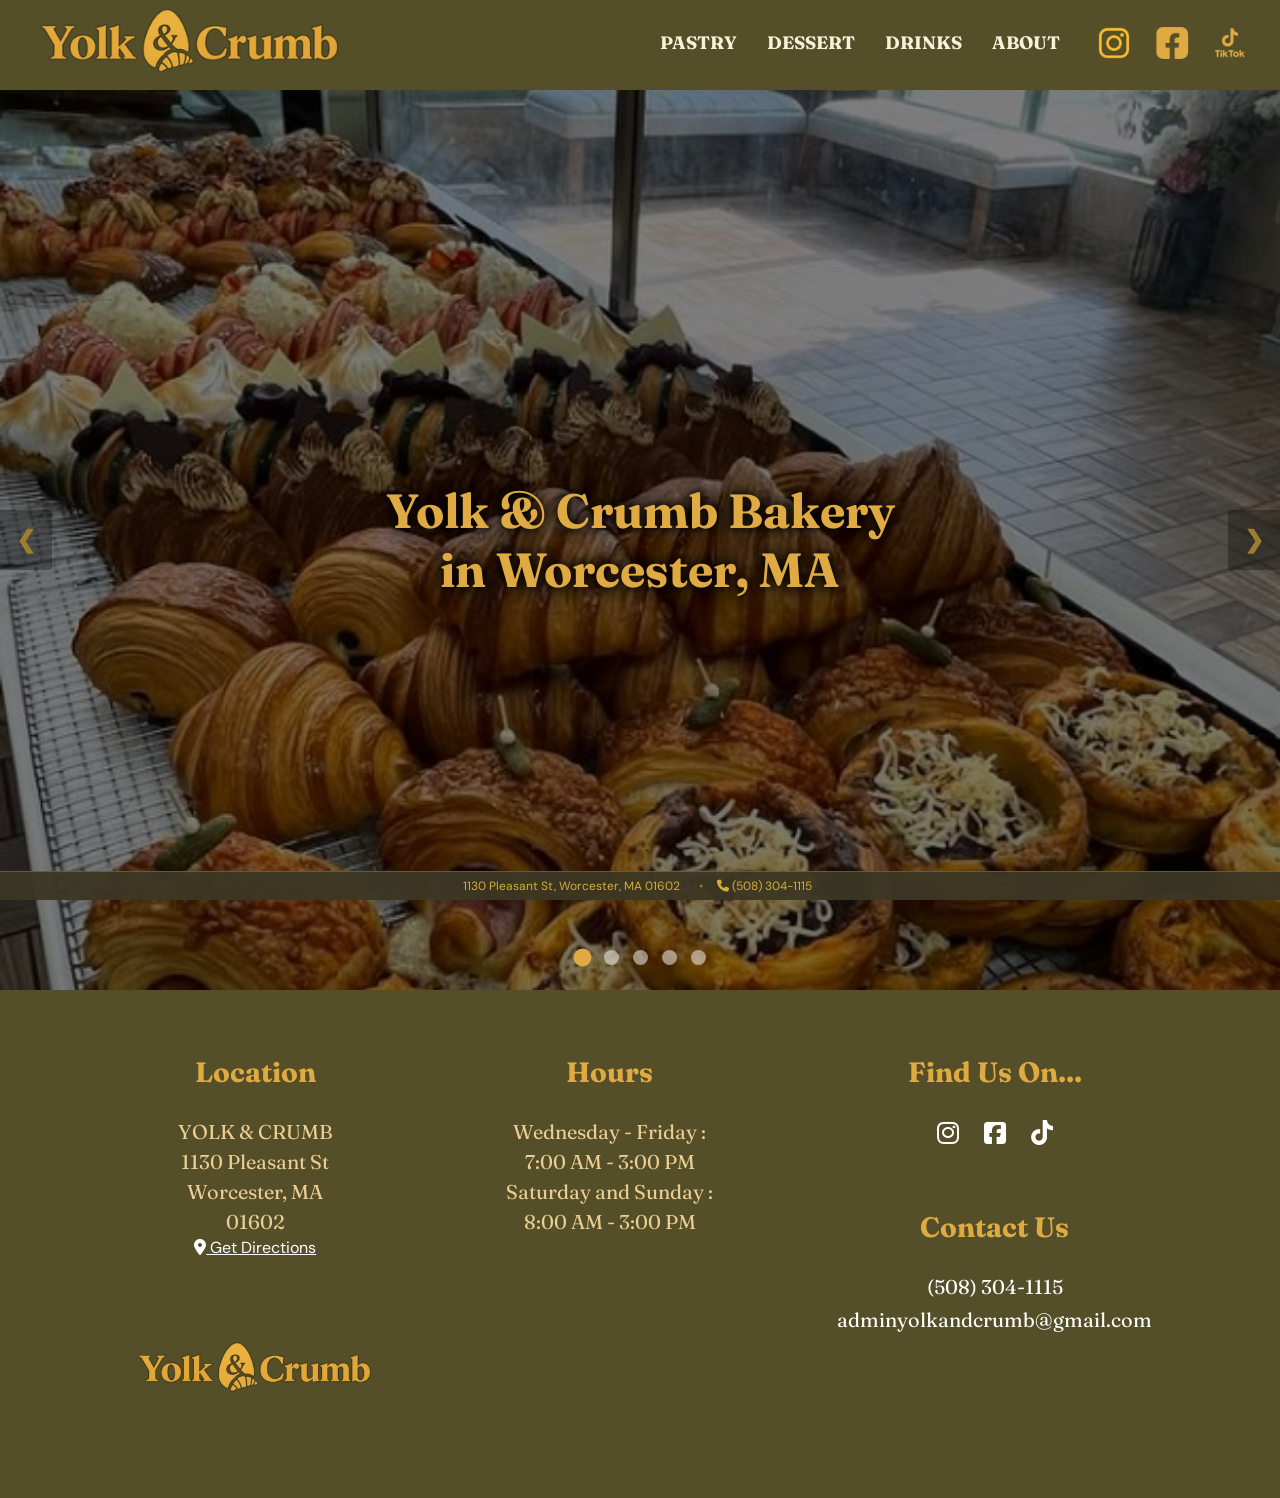
<file: index.html>
<!DOCTYPE html>
<html lang="en">
<head>
  <meta charset="UTF-8">
  <meta name="viewport" content="width=device-width, initial-scale=1.0">

 <!-- Primary SEO -->
<title>Yolk & Crumb | Official Bakery Website in Worcester, MA | Yolk and Crumb </title>

<meta name="description"
      content="Welcome to Yolk & Crumb, a local bakery at 1130 Pleasant St in Worcester, MA. Discover freshly baked pastries, desserts, cookies, and handcrafted coffee.">

<meta name="description"
      content="Welcome to Yolk and Crumb, a local bakery at 1130 Pleasant St in Worcester, MA. Discover freshly baked pastries, desserts, cookies, and handcrafted coffee.">

<meta name="description"
      content="Discover Yolk & Crumb, a bakery in Worcester, Massachusetts. Explore our pastries, desserts, cookies, and handcrafted drinks at 1130 Pleasant St, Worcester, MA.">

      <meta name="description"
      content="Discover Yolk and Crumb, a bakery in Worcester, Massachusetts. Explore our pastries, desserts, cookies, and handcrafted drinks at 1130 Pleasant St, Worcester, MA.">


<meta name="robots" content="index, follow">

<meta name="author" content="Yolk & Crumb">
<meta name="author" content="Yolk and Crumb">

<meta name="geo.region" content="US-MA">
<meta name="geo.placename" content="Worcester, Massachusetts">

<!-- Social Media SEO -->
<meta property="og:type" content="website">
<meta property="og:title"
      content="Yolk & Crumb | Bakery in Worcester, MA | Yolk and Crumb" >
<meta property="og:description"
      content="Explore pastries, desserts, and drinks at Yolk & Crumb in Worcester, Massachusetts.">

<meta property="og:description"
      content="Explore pastries, desserts, and drinks at Yolk and Crumb in Worcester, Massachusetts.">
<!-- Add your actual domain after it is live -->

<link rel="canonical" href="https://yolkandcrumbworcester.com/">
<meta property="og:url" content="https://yolkandcrumbworcester.com/">
<meta property="og:image" content="https://yolkandcrumbworcester.com/pictures/slice_001.jpg">



  <link rel="preconnect" href="https://fonts.googleapis.com">
  <link rel="preconnect" href="https://fonts.gstatic.com" crossorigin>
  <link
    href="https://fonts.googleapis.com/css2?family=Archivo+Black&family=DM+Sans:wght@400;500;700&display=swap"
    rel="stylesheet"
  >
 <link
  href="https://fonts.googleapis.com/css2?family=Fraunces:opsz,wght@9..144,400;9..144,500;9..144,600;9..144,700;9..144,800&display=swap"
  rel="stylesheet">
<!-- โหลด FontAwesome สำหรับไอคอนรูปโทรศัพท์ -->
    <link rel="stylesheet" href="https://cdnjs.cloudflare.com/ajax/libs/font-awesome/6.4.0/css/all.min.css">
  <link rel="stylesheet" href="style.css">



<script type="application/ld+json">
{
  "@context": "https://schema.org",
  "@type": "Bakery",
  "@id": "https://yolkandcrumbworcester.com/#bakery",
  "name": "Yolk & Crumb",
  "url": "https://yolkandcrumbworcester.com/",
  "image": "https://yolkandcrumbworcester.com/pictures/slice_001.jpg",
  "email": "adminyolkandcrumb@gmail.com",
  "description": "Bakery offering pastries, desserts, cookies, and drinks in Worcester, Massachusetts.",
  "servesCuisine": ["Bakery", "Pastries", "Coffee", "Desserts"],
  "priceRange": "$$",
  "address": {
    "@type": "PostalAddress",
    "streetAddress": "1130 Pleasant St",
    "addressLocality": "Worcester",
    "addressRegion": "MA",
    "postalCode": "01602",
    "addressCountry": "US"
  },
  "telephone": "+1-508-304-1115",
  "hasMap": "https://www.google.com/maps/search/?api=1&query=Yolk+and+Crumb+Worcester+MA",
  "openingHoursSpecification": [
    {
      "@type": "OpeningHoursSpecification",
      "dayOfWeek": ["Wednesday", "Thursday", "Friday"],
      "opens": "07:00",
      "closes": "15:00"
    },
    {
      "@type": "OpeningHoursSpecification",
      "dayOfWeek": ["Saturday", "Sunday"],
      "opens": "08:00",
      "closes": "15:00"
    }
  ],
  "sameAs": [
    "https://www.instagram.com/yolk_and_crumb",
    "https://www.facebook.com/p/Yolk-Crumb-61583239731599/",
    "https://www.tiktok.com/@yolkandcrumb"
  ]
}
</script>

</head>

<body>

<!-- Header -->
  <header class="site-header">

    <a href="index.html" class="logo">
      <img src="/pictures/logo_005.png" alt="yolk and crumb" class="logo-img">
    </a>

    <nav class="main-nav" id="mainNav">
      <a href="pastry.html" class="nav-link">PASTRY</a>
      <a href="dessert.html" class="nav-link">DESSERT</a>
      <a href="drinks.html" class="nav-link">DRINKS</a>
      <a href="about.html" class="nav-link">ABOUT</a>
    </nav>

    <!-- จัดกลุ่มไอคอนและปุ่มสามขีดให้อยู่ด้วยกันใน div นี้ -->
    <div class="mobile-header-right">
      <div class="header-icons">
        <a href="https://www.instagram.com/yolk_and_crumb?stkn=MXF0NWw0bGdmMWV0MA==" target="_blank">
          <img src="/pictures/logo_ig_h.png" alt="Picture Instagram" class="social-logo" style="width: 40px; height: auto; border-radius: 8px;">
        </a>
        <a href="https://www.facebook.com/p/Yolk-Crumb-61583239731599/" target="_blank">
          <img src="/pictures/logo_fb_h.png" alt="Picture Facebook" class="social-logo" style="width: 40px; height: auto; border-radius: 8px;">
        </a>
        <a href="https://www.tiktok.com/@yolkandcrumb?_r=1&_t=ZT-9Ao6pkmsSgX" target="_blank">
          <img src="/pictures/logo_tt_h.png" alt="Picture Tiktok" class="social-logo" style="width: 40px; height: auto; border-radius: 8px;">
        </a>
      </div>

      <!-- ปุ่มสามขีดสำหรับมือถือ -->
      <div class="menu-toggle" id="menuToggle" aria-label="Toggle Menu">
        <span class="bar"></span>
        <span class="bar"></span>
        <span class="bar"></span>
      </div>
    </div>
    
  </header>


  <!-- Hero -->
  <main>

    <section class="hero">

    <div class="slider-container">

 
<!-- สไลด์ภาพที่ 1 -->
<div class="my-slides fade">
  <img
    src="/pictures/slice_001.jpg"
    alt="Freshly baked pastries at Yolk and Crumb bakery in Worcester MA"
  >

  <h1 class="text-caption">
    Yolk & Crumb Bakery<br>
    in Worcester, MA
  </h1>
</div>

        <!-- สไลด์ภาพที่ 2 -->
        <div class="my-slides fade">
            <img src="/pictures/slice_002.jpg" alt="best bakery and dessert in Worcester , MA">
            <div class="text-caption">Golden, aromatic and baked to perfection</div>
        </div>

        <!-- สไลด์ภาพที่ 3 -->
        <div class="my-slides fade">
            <img src="/pictures/slice_003.jpg" alt="Freshly baked croissants at Yolk & Crumb">
            <div class="text-caption">Crunchy on the edges, chewy in the center—pure cookie bliss.</div>
        </div>

        <!-- สไลด์ภาพที่ 4 -->
        <div class="my-slides fade">
            <img src="/pictures/slice_004.jpg" alt="Homemade cookies at Yolk & Crumb Bakery">
            <div class="text-caption">Buttery crusts filled with rich, heavenly sweetness</div>
        </div>

        <!-- สไลด์ภาพที่ 5 -->
        <div class="my-slides fade">
            <img src="/pictures/slice-005.jpg" alt="Fresh pastries and desserts in Worcester MA">
            <div class="text-caption">Refreshingly smooth and crafted to perfection in every sip</div>
        </div>

        <!-- ปุ่มควบคุม ซ้าย/ขวา -->
        <button class="prev" onclick="plusSlides(-1)">&#10094;</button>
        <button class="next" onclick="plusSlides(1)">&#10095;</button>

        <!-- จุดวงกลมบอกตำแหน่งภาพ -->
        <div class="dot-container">
            <span class="dot" onclick="currentSlide(1)"></span>
            <span class="dot" onclick="currentSlide(2)"></span>
            <span class="dot" onclick="currentSlide(3)"></span>
            <span class="dot" onclick="currentSlide(4)"></span>
            <span class="dot" onclick="currentSlide(5)"></span>
        </div>
    </div>
    </section>

      <!-- =================================
         INFORMATION SECTION
    ================================== -->
    <section class="info-section">

      <div class="info-container">

        <!-- Location -->
        <div class="info-column location-column">

          <h2>Location</h2>

          <p>
            YOLK & CRUMB<br>
            1130 Pleasant St<br>
            Worcester, MA<br>
            01602
          </p>

            <a href="https://www.google.com/maps/place/Yolk+and+Crumb/@42.2783921,-71.8579001,17z/data=!3m1!4b1!4m6!3m5!1s0x89e405001bfab589:0xea1b079aadc19fd6!8m2!3d42.2783921!4d-71.8553252!16s%2Fg%2F11ml51kjbp?entry=ttu&g_ep=EgoyMDI2MDkzMC4wIKXMDSoASAFQAw%3D%3D" target="_blank">
            <i class="fa-solid fa-location-dot"></i>
            Get Directions
          </a>

          <img
            src="/pictures/logo_005.png"
            alt="Yolk and Crumb"
            class="info-logo"
          >

        </div>


        <!-- Hours -->
        <div class="info-column hours-column">

          <h2>Hours</h2>

          <p>
            Wednesday - Friday :<br>
            7:00 AM - 3:00 PM<br>
            Saturday and Sunday : <br>
            8:00 AM - 3:00 PM<br>
          </p>


        </div>
        <!-- Social + Contact -->
        <div class="info-column contact-column">
          <h2>Find Us On...</h2>
          <div class="info-social">
            <a href="https://www.instagram.com/yolk_and_crumb" target="_blank">
              <i class="fa-brands fa-instagram"></i>
            </a>
             <a href="https://www.facebook.com/p/Yolk-Crumb-61583239731599/" target="_blank">
              <i class="fa-brands fa-facebook-square"></i>
            </a>
                    <a href="https://www.tiktok.com/@yolkandcrumb?_r=1&_t=ZT-9Ao6pkmsSgX" target="_blank">
              <i class="fa-brands fa-tiktok"></i>
            </a>
          </div>
          <div class="contact-us">
            <h2>Contact Us</h2>
            <p>
              <a href="tel:5083041115">
                (508) 304-1115
              </a>
            </p>
            <p>
              <a href="mailto:adminyolkandcrumb@gmail.com">
                adminyolkandcrumb@gmail.com

              </a>
            </p>
          </div>
        </div>
      </div>
    </section>


  </main>


<!-- แถบข้อมูลด้านล่าง (Footer Bar) -->
    <footer class="bottom-bar">
        <div class="footer-content">
            <span class="address">
              <!-- ลิงก์ไป Google Maps -->
        <a href="https://www.google.com/maps/place/Yolk+and+Crumb/@42.2783921,-71.8579001,17z/data=!3m1!4b1!4m6!3m5!1s0x89e405001bfab589:0xea1b079aadc19fd6!8m2!3d42.2783921!4d-71.8553252!16s%2Fg%2F11ml51kjbp?entry=ttu&g_ep=EgoyMDI2MDkzMC4wIKXMDSoASAFQAw%3D%3D" target="_blank">
             1130 Pleasant St, Worcester, MA 01602
        </a></span>
            <span class="separator">•</span>
            <span class="phone">
                <i class="fa-solid fa-phone"></i> <!-- ลิงก์โทรออก -->
        <a href="tel:5083041115">
             (508) 304-1115
        </a>
            </span>
        </div>
    </footer>




  <!-- เชื่อมโยงไฟล์ JavaScript External -->
    <script src="script.js"></script>
</body>

</html>
</file>
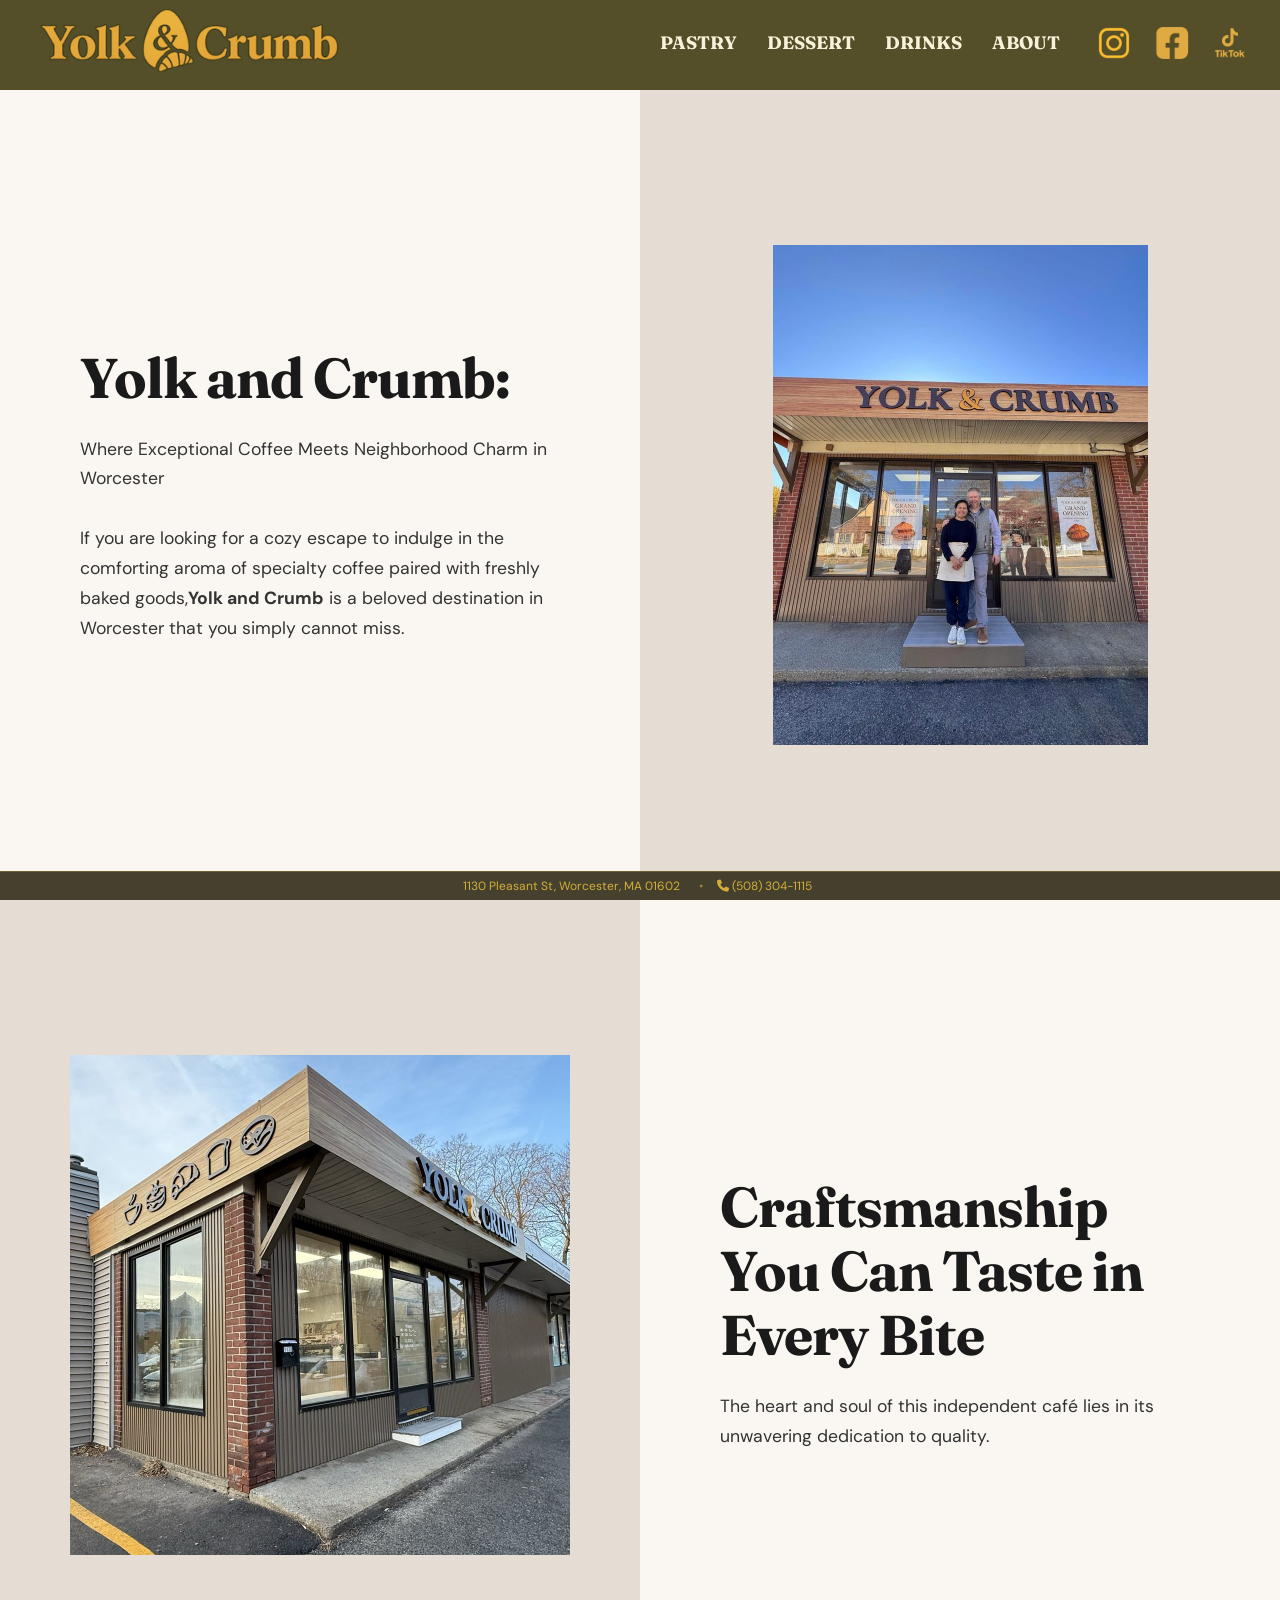
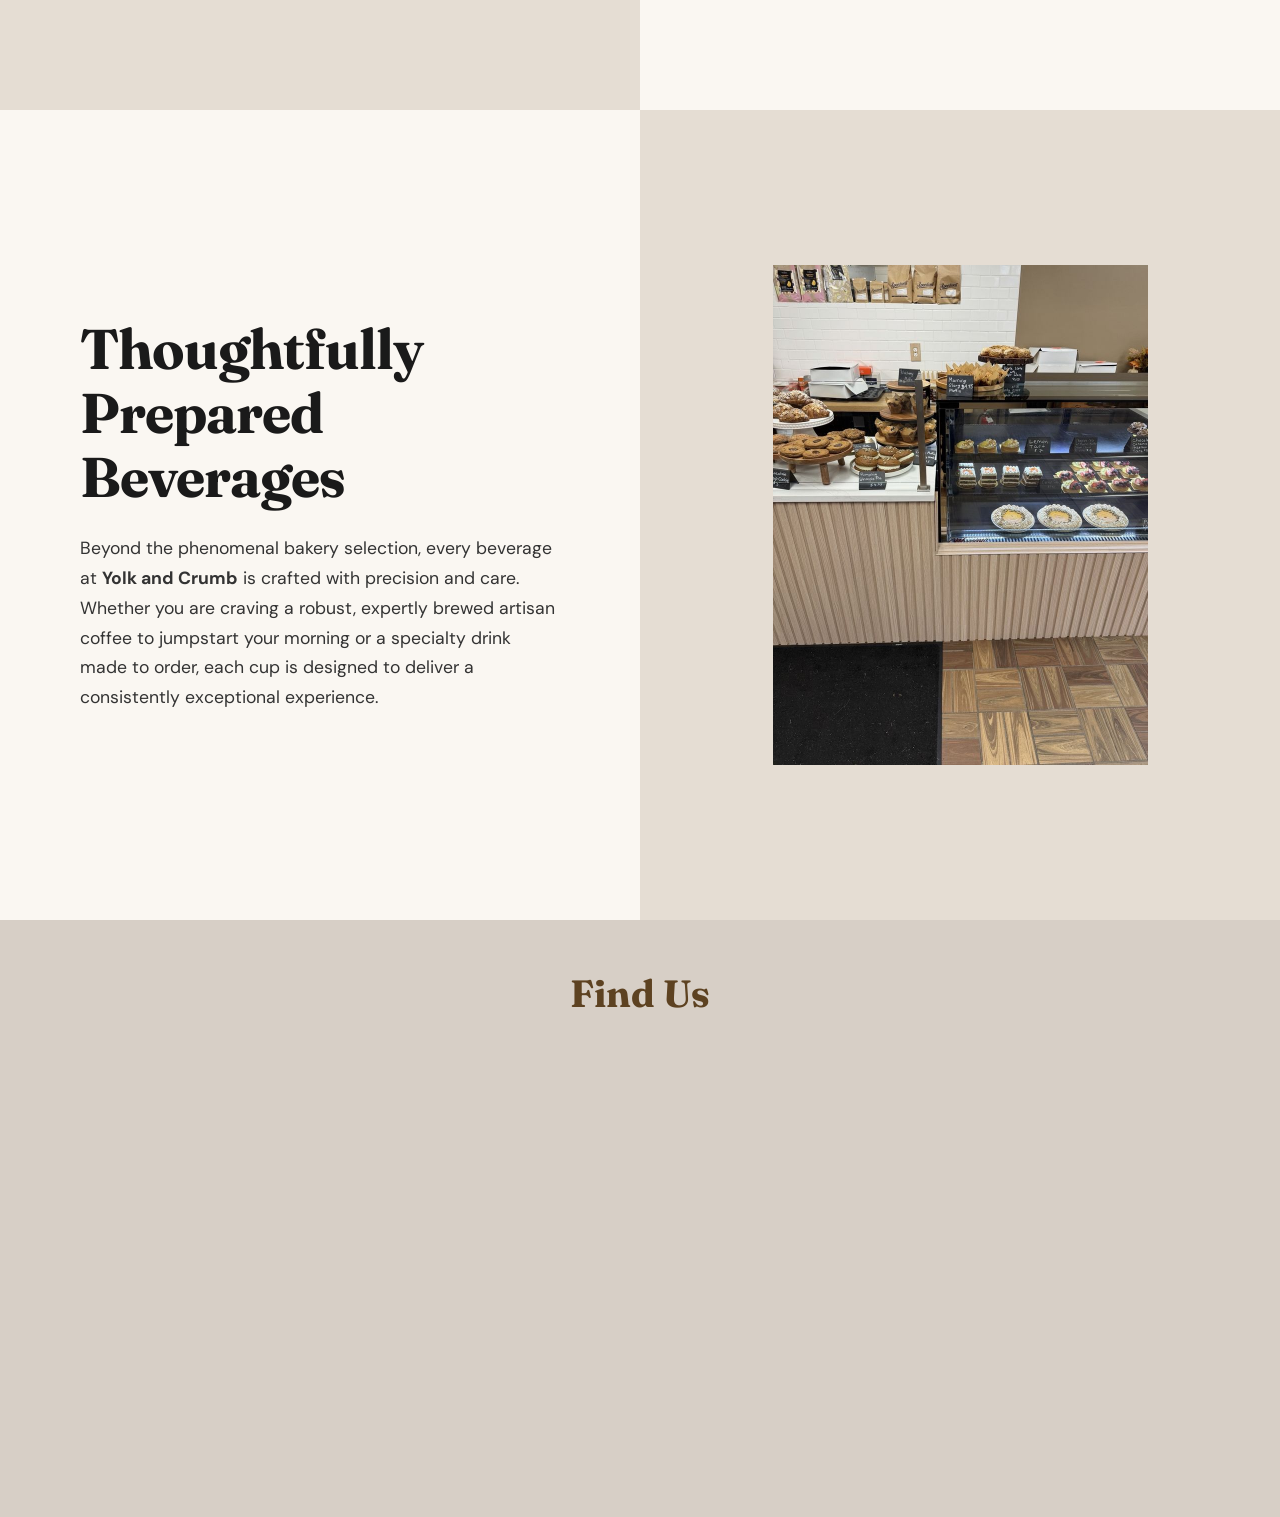
<file: about.html>
<!DOCTYPE html>
<html lang="en">
<head>
  <meta charset="UTF-8">
  <meta name="viewport" content="width=device-width, initial-scale=1.0">

 <!-- Primary SEO -->
<title>About Yolk & Crumb Bakery in Worcester, MA</title>

<meta name="description"
      content="Discover Yolk & Crumb, a bakery in Worcester, Massachusetts. Explore our pastries, desserts, cookies, and handcrafted drinks at 1130 Pleasant St, Worcester, MA.">

<meta name="robots" content="index, follow">

<meta name="author" content="Yolk & Crumb">

<meta name="geo.region" content="US-MA">
<meta name="geo.placename" content="Worcester, Massachusetts">

<!-- Social Media SEO -->
<meta property="og:type" content="website">
<meta property="og:title"
      content="Yolk & Crumb | Bakery in Worcester, MA">
<meta property="og:description"
      content="Explore pastries, desserts, and drinks at Yolk & Crumb in Worcester, Massachusetts.">

<!-- Add your actual domain after it is live -->

<link rel="canonical" href="https://yolkandcrumbworcester.com/">
<meta property="og:url" content="https://yolkandcrumbworcester.com/">
<meta property="og:image" content="https://yolkandcrumbworcester.com/pictures/slice_001.jpg">



  <link rel="preconnect" href="https://fonts.googleapis.com">
  <link rel="preconnect" href="https://fonts.gstatic.com" crossorigin>
  <link
    href="https://fonts.googleapis.com/css2?family=Archivo+Black&family=DM+Sans:wght@400;500;700&display=swap"
    rel="stylesheet"
  >
 <link
  href="https://fonts.googleapis.com/css2?family=Fraunces:opsz,wght@9..144,400;9..144,500;9..144,600;9..144,700;9..144,800&display=swap"
  rel="stylesheet">
<!-- โหลด FontAwesome สำหรับไอคอนรูปโทรศัพท์ -->
    <link rel="stylesheet" href="https://cdnjs.cloudflare.com/ajax/libs/font-awesome/6.4.0/css/all.min.css">
  <link rel="stylesheet" href="style.css">




<script type="application/ld+json">
{
 "@context": "https://schema.org",
"@type": "Bakery",
"@id": "https://yolkandcrumbworcester.com/#bakery",
"name": "Yolk & Crumb",
"url": "https://yolkandcrumbworcester.com/",
"image": "https://yolkandcrumbworcester.com/pictures/slice_001.jpg",
"email": "adminyolkandcrumb@gmail.com",
  "description": "Bakery offering pastries, desserts, cookies, and drinks in Worcester, Massachusetts.",
  "address": {
    "@type": "PostalAddress",
    "streetAddress": "1130 Pleasant St",
    "addressLocality": "Worcester",
    "addressRegion": "MA",
    "postalCode": "01602",
    "addressCountry": "US"
  },
  "telephone": "+1-508-304-1115",
  "hasMap": "https://www.google.com/maps/search/?api=1&query=Yolk+and+Crumb+Worcester+MA",
  "openingHoursSpecification": [
    {
      "@type": "OpeningHoursSpecification",
      "dayOfWeek": [
        "Wednesday",
        "Thursday",
        "Friday"
      ],
      "opens": "07:00",
      "closes": "15:00"
    },
    {
      "@type": "OpeningHoursSpecification",
      "dayOfWeek": [
        "Saturday",
        "Sunday"
      ],
      "opens": "08:00",
      "closes": "15:00"
    }
  ],
  "sameAs": [
    "https://www.instagram.com/yolk_and_crumb",
    "https://www.facebook.com/p/Yolk-Crumb-61583239731599/"
  ]
}
</script>

</head>

<body>

<!-- Header -->
  <header class="site-header">

    <a href="index.html" class="logo">
      <img src="/pictures/logo_005.png" alt="yolk and crumb" class="logo-img">
    </a>

    <nav class="main-nav" id="mainNav">
      <a href="pastry.html" class="nav-link">PASTRY</a>
      <a href="dessert.html" class="nav-link">DESSERT</a>
      <a href="drinks.html" class="nav-link">DRINKS</a>
      <a href="about.html" class="nav-link">ABOUT</a>
    </nav>

    <!-- จัดกลุ่มไอคอนและปุ่มสามขีดให้อยู่ด้วยกันใน div นี้ -->
    <div class="mobile-header-right">
      <div class="header-icons">
        <a href="https://www.instagram.com/yolk_and_crumb?stkn=MXF0NWw0bGdmMWV0MA==" target="_blank">
          <img src="/pictures/logo_ig_h.png" alt="Picture Instagram" class="social-logo" style="width: 40px; height: auto; border-radius: 8px;">
        </a>
        <a href="https://www.facebook.com/p/Yolk-Crumb-61583239731599/" target="_blank">
          <img src="/pictures/logo_fb_h.png" alt="Picture Facebook" class="social-logo" style="width: 40px; height: auto; border-radius: 8px;">
        </a>
        <a href="https://www.tiktok.com/@yolkandcrumb?_r=1&_t=ZT-9Ao6pkmsSgX" target="_blank">
          <img src="/pictures/logo_tt_h.png" alt="Picture Tiktok" class="social-logo" style="width: 40px; height: auto; border-radius: 8px;">
        </a>
      </div>

      <!-- ปุ่มสามขีดสำหรับมือถือ -->
      <div class="menu-toggle" id="menuToggle" aria-label="Toggle Menu">
        <span class="bar"></span>
        <span class="bar"></span>
        <span class="bar"></span>
      </div>
    </div>
    
  </header>

<!-- Hero / Main Content -->
  <main>

<!-- ส่วนที่ 1: Nice to meet you (ตามภาพแรก เมื่อเปิดเข้าหน้าเว็บ) -->
    <section class="about-section">
        <!-- ฝั่งซ้าย: ข้อความแนะนำตัว -->
        <div class="about-content-box">
            <h1>Yolk and Crumb:</h1>
            <p>
            Where Exceptional Coffee Meets Neighborhood Charm in Worcester <br><br>
If you are looking for a cozy escape to indulge in the comforting aroma of specialty coffee paired with freshly baked goods,<b>Yolk and Crumb</b>  is a beloved destination in Worcester that you simply cannot miss.
            </p>
        </div>

        <!-- ฝั่งขวา: รูปภาพชนแก้ว -->
        <div class="about-image-box">
            <img src="/pictures/about_001.jpg" alt="about">
        </div>
    </section>

    <!-- ส่วนที่ 2: The Problem (ตามภาพที่สอง เมื่อเลื่อนหน้าจอขึ้นมา) -->
   <section class="about-section">

    <div class="about-image-box">
        <img src="/pictures/about_002.jpg" alt="Yolk and Crumb pastry">
    </div>

    <div class="about-content-box">
        <div class="section-tag"></div>

        <h2>Craftsmanship You Can Taste in Every Bite</h2>

        <p>
            The heart and soul of this independent café lies in its
            unwavering dedication to quality.
        </p>
    </div>

</section>
<!-- ส่วนที่ 3: -->
    <section class="about-section">
        <!-- ฝั่งซ้าย: ข้อความแนะนำตัว -->
        <div class="about-content-box">
            <h1>Thoughtfully Prepared Beverages</h1>
            <p>
           Beyond the phenomenal bakery selection, every beverage at <b> Yolk and Crumb</b> is crafted with precision and care. Whether you are craving a robust, expertly brewed artisan coffee to jumpstart your morning or a specialty drink made to order, each cup is designed to deliver a consistently exceptional experience.
            </p>
        </div>

        <!-- ฝั่งขวา: รูปภาพชนแก้ว -->
        <div class="about-image-box">
            <img src="/pictures/about_003.jpg" alt="Two people toasting with drinks">
        </div>
   
        
    </section>

<section class="map-section">

  <h2>Find Us</h2>

  <div class="map-container">
    <iframe
      src="https://www.google.com/maps?q=1130%20Pleasant%20St%2C%20Worcester%2C%20MA%2001602&output=embed"
      width="100%"
      height="400"
      style="border:0;"
      allowfullscreen=""
      loading="lazy"
      referrerpolicy="no-referrer-when-downgrade">
    </iframe>
  </div>

</section>
  </main>
 







  
<!-- แถบข้อมูลด้านล่าง (Footer Bar) -->
    <footer class="bottom-bar">
        <div class="footer-content">
            <span class="address">
              <!-- ลิงก์ไป Google Maps -->
        <a href="https://www.google.com/maps/place/Yolk+and+Crumb/@42.2783921,-71.8579001,17z/data=!3m1!4b1!4m6!3m5!1s0x89e405001bfab589:0xea1b079aadc19fd6!8m2!3d42.2783921!4d-71.8553252!16s%2Fg%2F11ml51kjbp?entry=ttu&g_ep=EgoyMDI2MDkzMC4wIKXMDSoASAFQAw%3D%3D" target="_blank">
             1130 Pleasant St, Worcester, MA 01602
        </a></span>
            <span class="separator">•</span>
            <span class="phone">
                <i class="fa-solid fa-phone"></i> <!-- ลิงก์โทรออก -->
        <a href="tel:5083041115">
             (508) 304-1115
        </a>
            </span>
        </div>
    </footer>

  <!-- เชื่อมโยงไฟล์ JavaScript External -->
    <script src="script.js"></script>
</body>

</html>
</file>
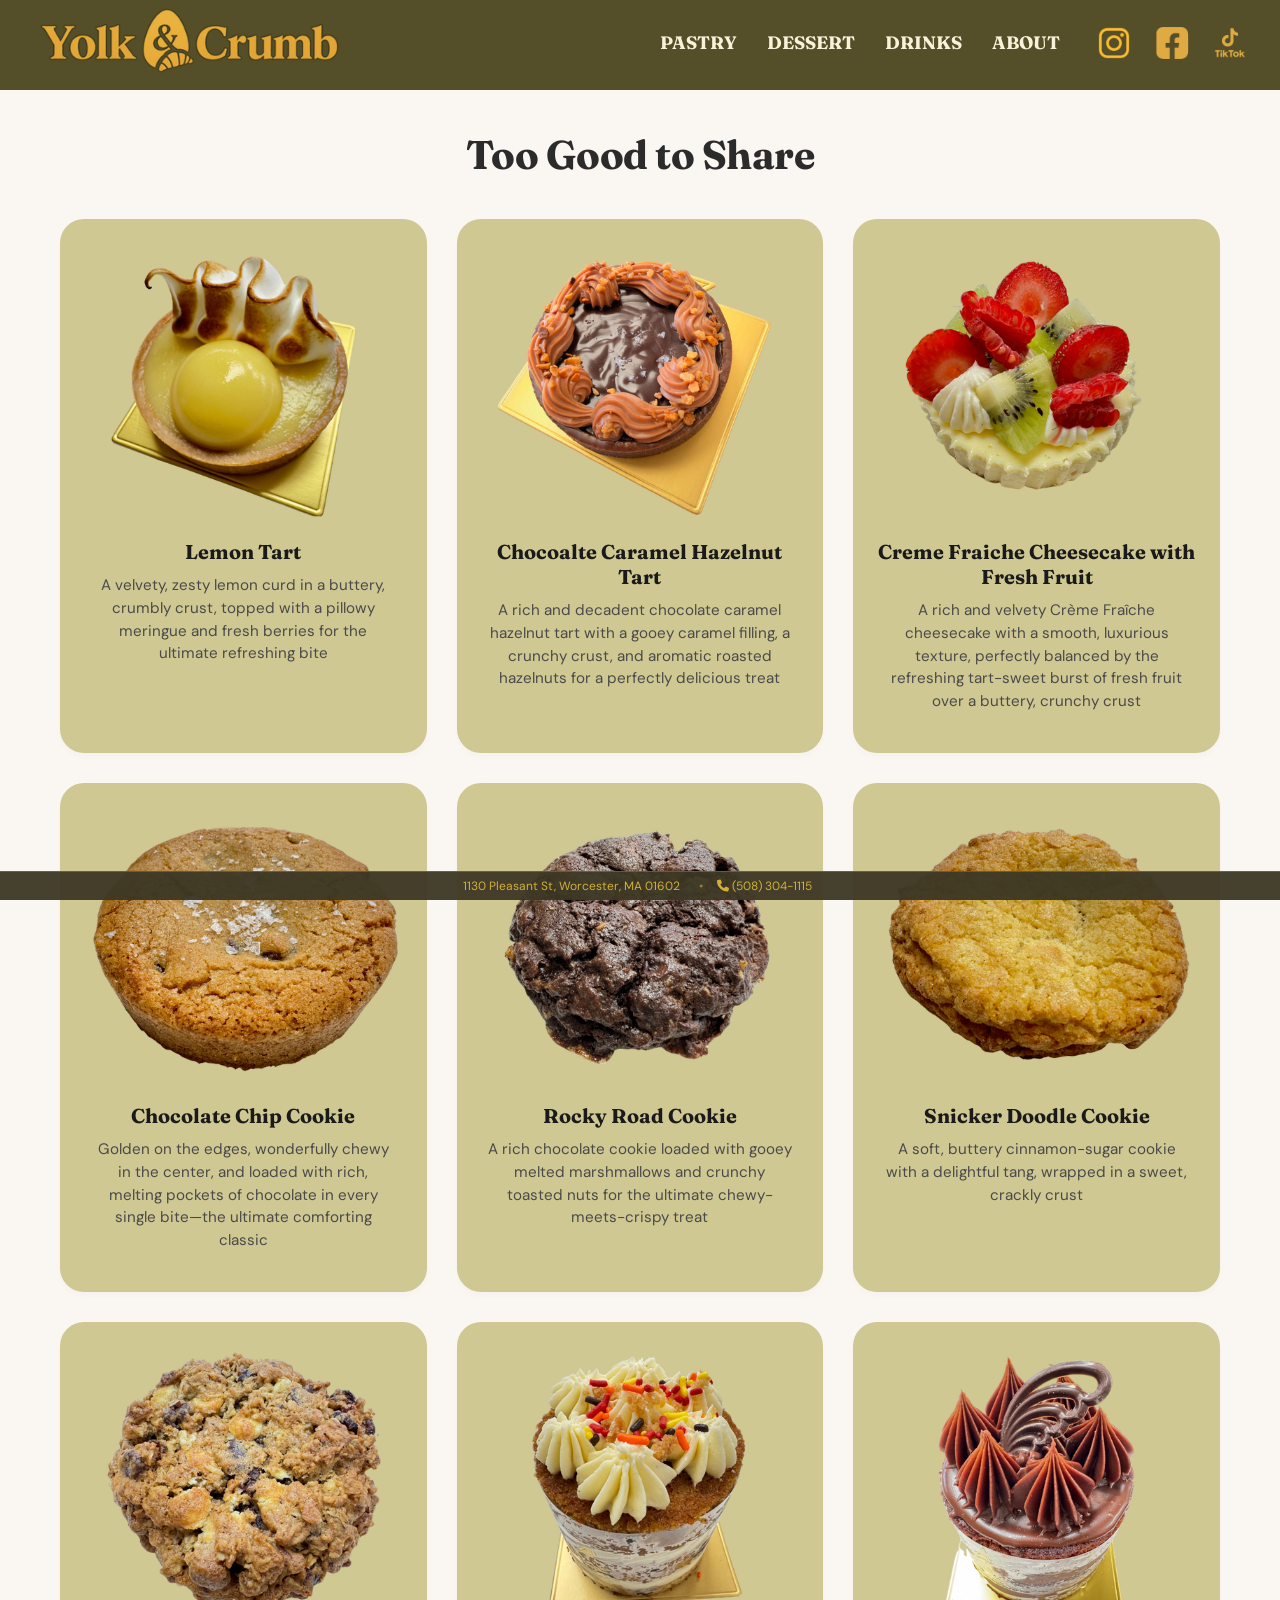
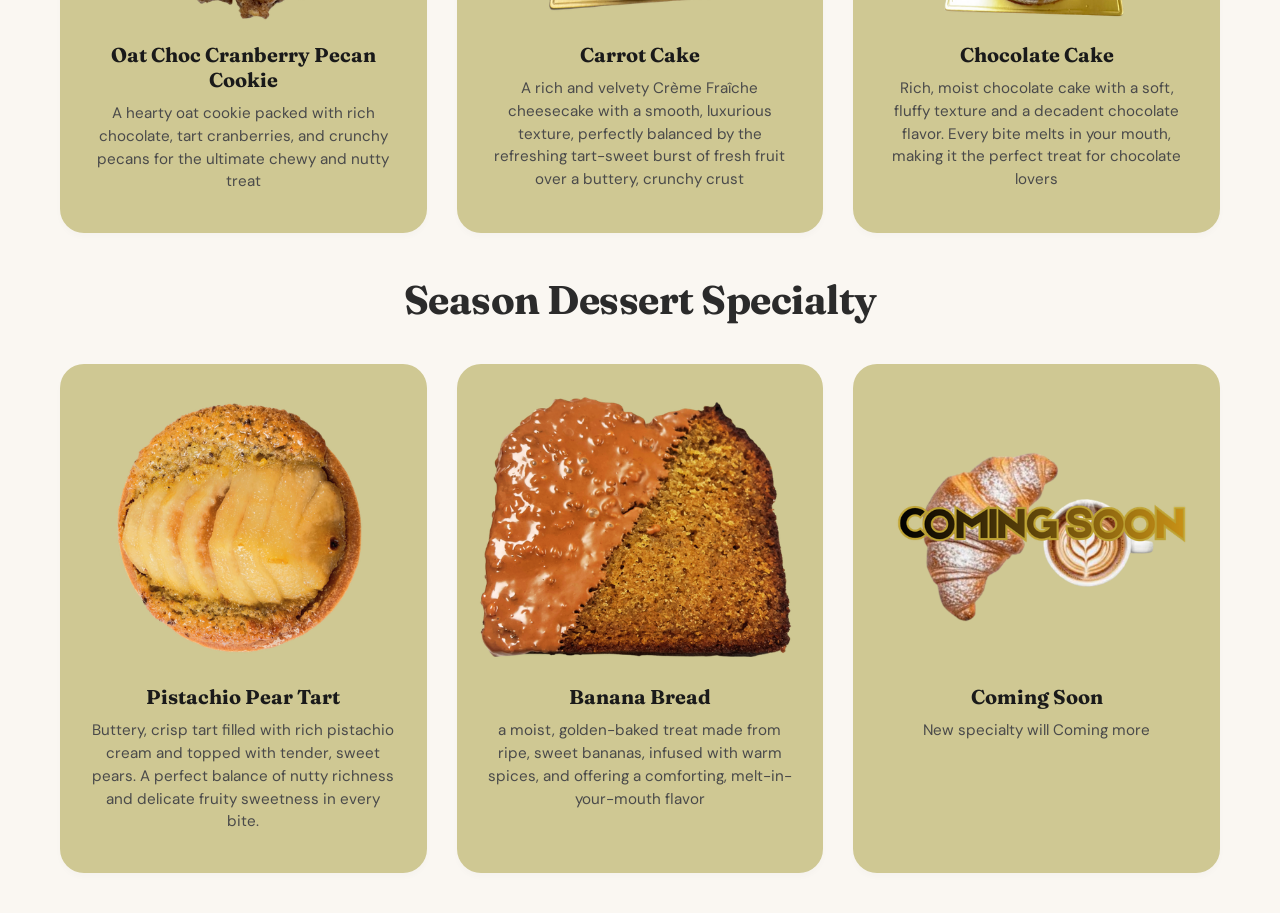
<file: dessert.html>
<!DOCTYPE html>
<html lang="en">
<head>
  <meta charset="UTF-8">
  <meta name="viewport" content="width=device-width, initial-scale=1.0">

 <!-- Primary SEO -->
<title>Desserts & Cookies in Worcester, MA | Yolk & Crumb</title>

<meta name="description"
      content="Discover Yolk & Crumb, a bakery in Worcester, Massachusetts. Explore our pastries, desserts, cookies, and handcrafted drinks at 1130 Pleasant St, Worcester, MA.">

<meta name="robots" content="index, follow">

<meta name="author" content="Yolk & Crumb">

<meta name="geo.region" content="US-MA">
<meta name="geo.placename" content="Worcester, Massachusetts">

<!-- Social Media SEO -->
<meta property="og:type" content="website">
<meta property="og:title"
      content="Yolk & Crumb | Bakery in Worcester, MA">
<meta property="og:description"
      content="Explore pastries, desserts, and drinks at Yolk & Crumb in Worcester, Massachusetts.">

<!-- Add your actual domain after it is live -->

<link rel="canonical" href="https://yolkandcrumbworcester.com/">
<meta property="og:url" content="https://yolkandcrumbworcester.com/">
<meta property="og:image" content="https://yolkandcrumbworcester.com/pictures/slice_001.jpg">



  <link rel="preconnect" href="https://fonts.googleapis.com">
  <link rel="preconnect" href="https://fonts.gstatic.com" crossorigin>
  <link
    href="https://fonts.googleapis.com/css2?family=Archivo+Black&family=DM+Sans:wght@400;500;700&display=swap"
    rel="stylesheet"
  >
 <link
  href="https://fonts.googleapis.com/css2?family=Fraunces:opsz,wght@9..144,400;9..144,500;9..144,600;9..144,700;9..144,800&display=swap"
  rel="stylesheet">
<!-- โหลด FontAwesome สำหรับไอคอนรูปโทรศัพท์ -->
    <link rel="stylesheet" href="https://cdnjs.cloudflare.com/ajax/libs/font-awesome/6.4.0/css/all.min.css">
  <link rel="stylesheet" href="style.css">




<script type="application/ld+json">
{
 "@context": "https://schema.org",
"@type": "Bakery",
"@id": "https://yolkandcrumbworcester.com/#bakery",
"name": "Yolk & Crumb",
"url": "https://yolkandcrumbworcester.com/",
"image": "https://yolkandcrumbworcester.com/pictures/slice_001.jpg",
"email": "adminyolkandcrumb@gmail.com",
  "description": "Bakery offering pastries, desserts, cookies, and drinks in Worcester, Massachusetts.",
  "address": {
    "@type": "PostalAddress",
    "streetAddress": "1130 Pleasant St",
    "addressLocality": "Worcester",
    "addressRegion": "MA",
    "postalCode": "01602",
    "addressCountry": "US"
  },
  "telephone": "+1-508-304-1115",
  "hasMap": "https://www.google.com/maps/search/?api=1&query=Yolk+and+Crumb+Worcester+MA",
  "openingHoursSpecification": [
    {
      "@type": "OpeningHoursSpecification",
      "dayOfWeek": [
        "Wednesday",
        "Thursday",
        "Friday"
      ],
      "opens": "07:00",
      "closes": "15:00"
    },
    {
      "@type": "OpeningHoursSpecification",
      "dayOfWeek": [
        "Saturday",
        "Sunday"
      ],
      "opens": "08:00",
      "closes": "15:00"
    }
  ],
  "sameAs": [
    "https://www.instagram.com/yolk_and_crumb",
    "https://www.facebook.com/p/Yolk-Crumb-61583239731599/"
  ]
}
</script>

</head>

<body>

<!-- Header -->
  <header class="site-header">

    <a href="index.html" class="logo">
      <img src="/pictures/logo_005.png" alt="yolk and crumb" class="logo-img">
    </a>

    <nav class="main-nav" id="mainNav">
      <a href="pastry.html" class="nav-link">PASTRY</a>
      <a href="dessert.html" class="nav-link">DESSERT</a>
      <a href="drinks.html" class="nav-link">DRINKS</a>
      <a href="about.html" class="nav-link">ABOUT</a>
    </nav>

    <!-- จัดกลุ่มไอคอนและปุ่มสามขีดให้อยู่ด้วยกันใน div นี้ -->
    <div class="mobile-header-right">
      <div class="header-icons">
        <a href="https://www.instagram.com/yolk_and_crumb?stkn=MXF0NWw0bGdmMWV0MA==" target="_blank">
          <img src="/pictures/logo_ig_h.png" alt="Picture Instagram" class="social-logo" style="width: 40px; height: auto; border-radius: 8px;">
        </a>
        <a href="https://www.facebook.com/p/Yolk-Crumb-61583239731599/" target="_blank">
          <img src="/pictures/logo_fb_h.png" alt="Picture Facebook" class="social-logo" style="width: 40px; height: auto; border-radius: 8px;">
        </a>
        <a href="https://www.tiktok.com/@yolkandcrumb?_r=1&_t=ZT-9Ao6pkmsSgX" target="_blank">
          <img src="/pictures/logo_tt_h.png" alt="Picture Tiktok" class="social-logo" style="width: 40px; height: auto; border-radius: 8px;">
        </a>
      </div>

      <!-- ปุ่มสามขีดสำหรับมือถือ -->
      <div class="menu-toggle" id="menuToggle" aria-label="Toggle Menu">
        <span class="bar"></span>
        <span class="bar"></span>
        <span class="bar"></span>
      </div>
    </div>
    
  </header>


<!-- Hero / Main Content -->
  <main>
    <section class="classic-flavors-section">
      <h2 class="section-title">Too Good to Share</h2>
      
      <div class="flavors-grid">
      
       <div class="flavor-card">
          <div class="flavor-img-container">
            <img src="/pictures/pastry/lemon_tart.png" alt="Lemon Tart">
          </div>
          <h3>Lemon Tart</h3>
          <p>A velvety, zesty lemon curd in a buttery, crumbly crust, topped with a pillowy meringue and fresh berries for the ultimate refreshing bite</p>
       </div>
  
       <div class="flavor-card">
          <div class="flavor-img-container">
            <img src="/pictures/pastry/chocolate_tart.png" alt="Chocoalte Caramel Hazelnut Tart">
          </div>
          <h3>Chocoalte Caramel Hazelnut Tart</h3>
          <p>A rich and decadent chocolate caramel hazelnut tart with a gooey caramel filling, a crunchy crust, and aromatic roasted hazelnuts for a perfectly delicious treat</p>
       </div>

       <div class="flavor-card">
          <div class="flavor-img-container">
            <img src="/pictures/pastry/fruit_cheesecake.png" alt="Creme Fraiche Cheesecake with Fresh Fruit">
          </div>
          <h3>Creme Fraiche Cheesecake with Fresh Fruit</h3>
          <p>A rich and velvety Crème Fraîche cheesecake with a smooth, luxurious texture, perfectly balanced by the refreshing tart-sweet burst of fresh fruit over a buttery, crunchy crust</p>
       </div>

        <div class="flavor-card">
          <div class="flavor-img-container">
            <img src="/pictures/pastry/chocolate_chip_cookie.png" alt="Chocolate chip Cookie">
          </div>
          <h3>Chocolate Chip Cookie</h3>
          <p>Golden on the edges, wonderfully chewy in the center, and loaded with rich, melting pockets of chocolate in every single bite—the ultimate comforting classic</p>
        </div>

        <div class="flavor-card">
          <div class="flavor-img-container">
            <img src="/pictures/pastry/rocky_road_cookie.png" alt="Rocky Road Cookie">
          </div>
          <h3>Rocky Road Cookie</h3>
          <p>A rich chocolate cookie loaded with gooey melted marshmallows and crunchy toasted nuts for the ultimate chewy-meets-crispy treat</p>
        </div>

        <div class="flavor-card">
          <div class="flavor-img-container">
            <img src="/pictures/pastry/Snicker_doodle_cookie.png" alt="Snicker Doodle cookie">
          </div>
          <h3>Snicker Doodle Cookie</h3>
          <p>A soft, buttery cinnamon-sugar cookie with a delightful tang, wrapped in a sweet, crackly crust</p>
        </div>

        <div class="flavor-card">
          <div class="flavor-img-container">
            <img src="/pictures/pastry/oat_choc_cookie.png" alt="Oat Choc Cranberry Pecan Cookie">
          </div>
          <h3>Oat Choc Cranberry Pecan Cookie</h3>
          <p>A hearty oat cookie packed with rich chocolate, tart cranberries, and crunchy pecans for the ultimate chewy and nutty treat</p>
        </div>

        <div class="flavor-card">
          <div class="flavor-img-container">
            <img src="/pictures/pastry/carrot_cake.png" alt="Carrot Cake">
          </div>
          <h3>Carrot Cake</h3>
          <p>A rich and velvety Crème Fraîche cheesecake with a smooth, luxurious texture, perfectly balanced by the refreshing tart-sweet burst of fresh fruit over a buttery, crunchy crust</p>
       </div>

        <div class="flavor-card">
          <div class="flavor-img-container">
            <img src="/pictures/pastry/chocolate_cake.png" alt="Chocolate Cake">
          </div>
          <h3>Chocolate Cake</h3>
          <p>Rich, moist chocolate cake with a soft, fluffy texture and a decadent chocolate flavor. Every bite melts in your mouth, making it the perfect treat for chocolate lovers</p>
       </div>

      </div>

</br>
</br>
  <h2 class="section-title">Season Dessert Specialty</h2>
      <div class="flavors-grid">
     <div class="flavor-card">
        <div class="flavor-img-container">
          <img src="/pictures/season/pistachio_pear.png" alt="Pistachio White Chocolate Crossint">
        </div>
        <h3>Pistachio Pear Tart</h3>
        <p>Buttery, crisp tart filled with rich pistachio cream and topped with tender, sweet pears. A perfect balance of nutty richness and delicate fruity sweetness in every bite.</p>
      </div>

      <div class="flavor-card">
          <div class="flavor-img-container">
            <img src="/pictures/pastry/banana_bread.png" alt="Banana Bread">
          </div>
          <h3>Banana Bread</h3>
          <p>a moist, golden-baked treat made from ripe, sweet bananas, infused with warm spices, and offering a comforting, melt-in-your-mouth flavor</p>
        </div>

        <div class="flavor-card">
        <div class="flavor-img-container">
            <img src="/pictures/season/comingsoon.png" alt="Coming Soon">
          </div>
          <h3>Coming Soon</h3>
          <p>New specialty will Coming more</p>
      </div>
  </div>

 
    </section>
  </main>
  
<!-- แถบข้อมูลด้านล่าง (Footer Bar) -->
    <footer class="bottom-bar">
        <div class="footer-content">
            <span class="address">
              <!-- ลิงก์ไป Google Maps -->
        <a href="https://www.google.com/maps/place/Yolk+and+Crumb/@42.2783921,-71.8579001,17z/data=!3m1!4b1!4m6!3m5!1s0x89e405001bfab589:0xea1b079aadc19fd6!8m2!3d42.2783921!4d-71.8553252!16s%2Fg%2F11ml51kjbp?entry=ttu&g_ep=EgoyMDI2MDkzMC4wIKXMDSoASAFQAw%3D%3D" target="_blank">
             1130 Pleasant St, Worcester, MA 01602
        </a></span>
            <span class="separator">•</span>
            <span class="phone">
                <i class="fa-solid fa-phone"></i> <!-- ลิงก์โทรออก -->
        <a href="tel:5083041115">
             (508) 304-1115
        </a>
            </span>
        </div>
    </footer>

  <!-- เชื่อมโยงไฟล์ JavaScript External -->
    <script src="script.js"></script>
</body>

</html>
</file>
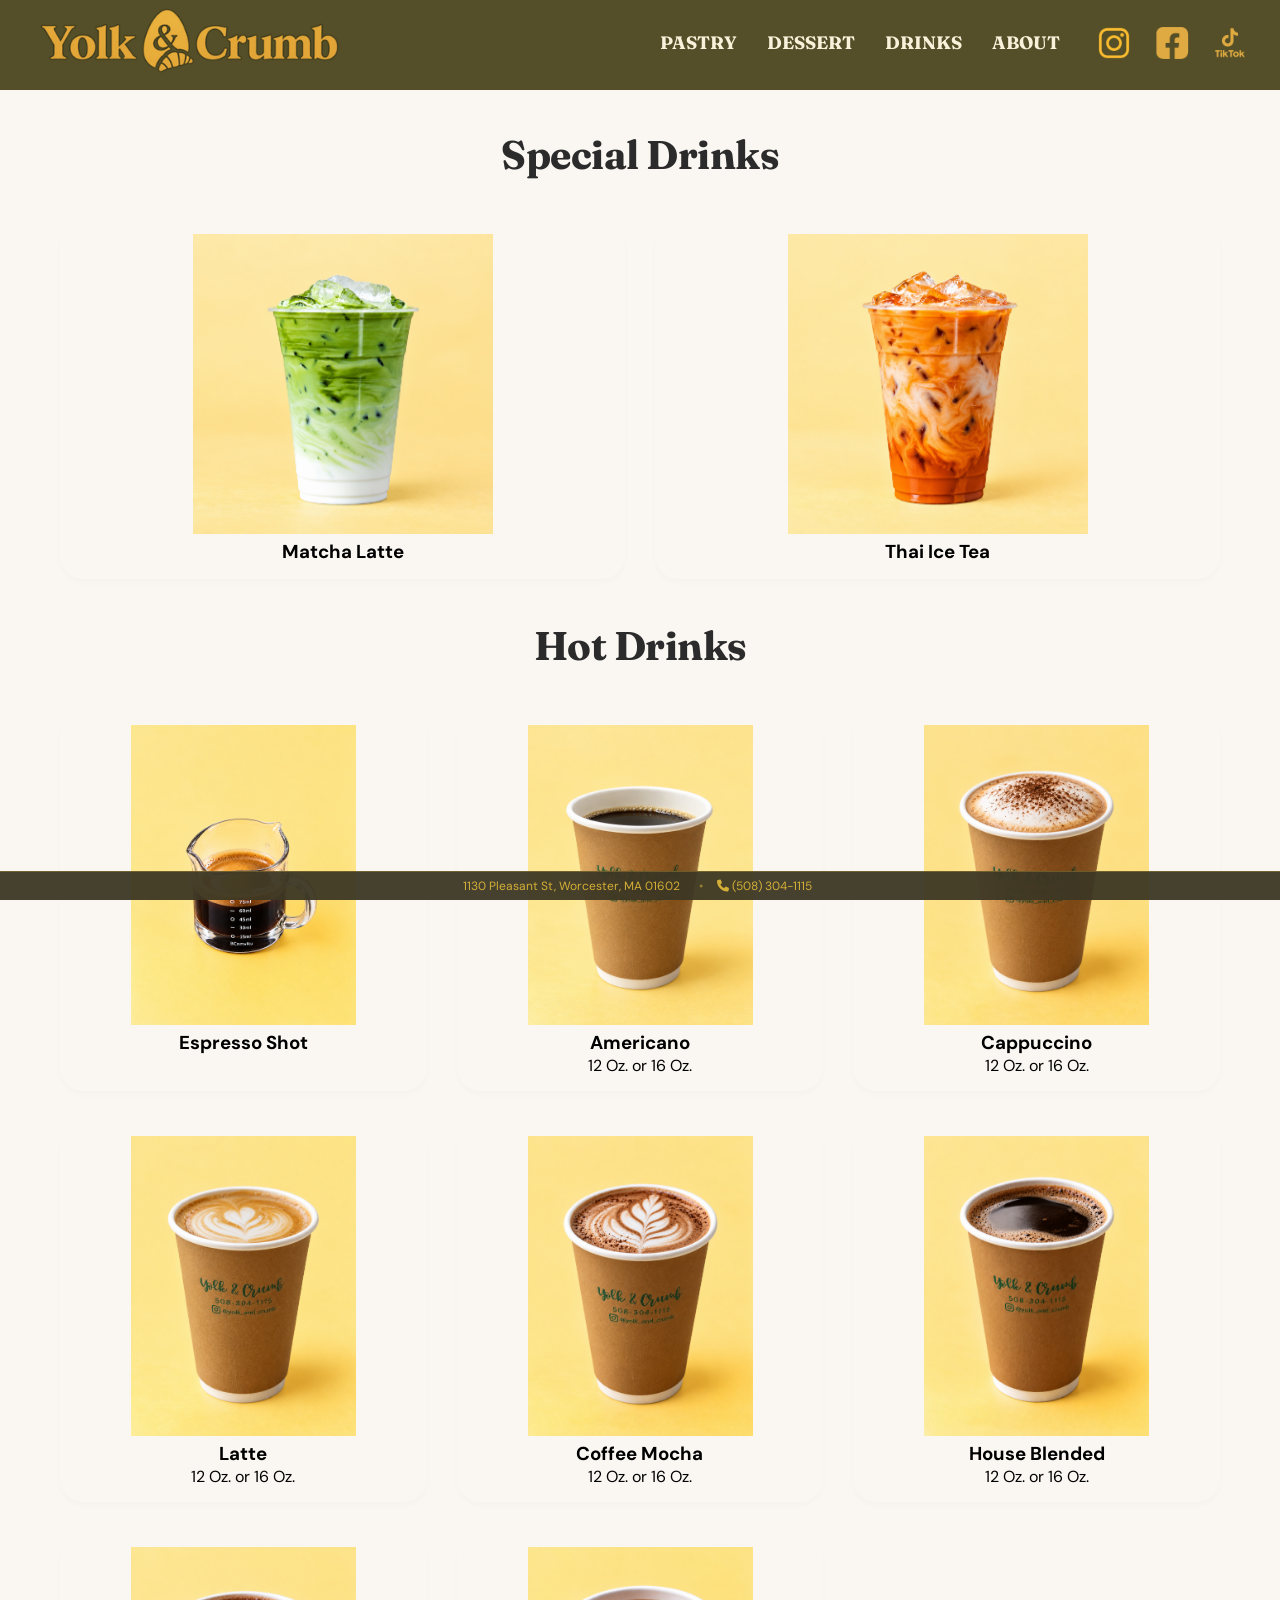
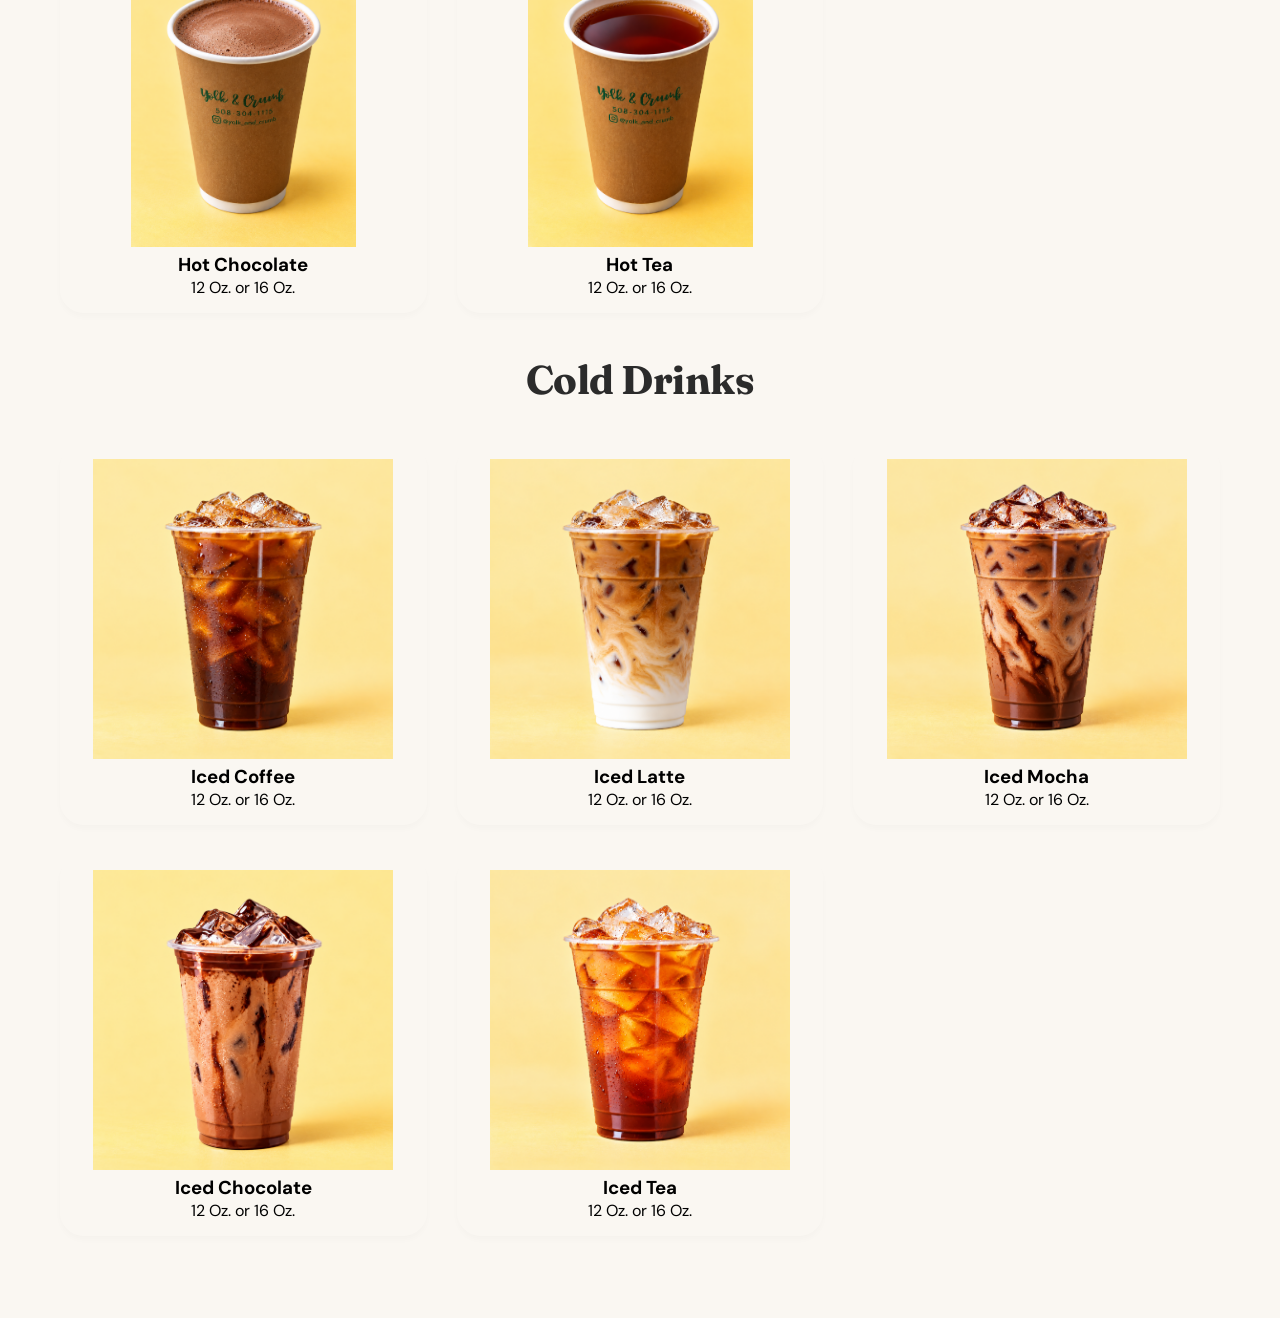
<file: drinks.html>
<!DOCTYPE html>
<html lang="en">
<head>
  <meta charset="UTF-8">
  <meta name="viewport" content="width=device-width, initial-scale=1.0">

 <!-- Primary SEO -->
<title>Coffee & Drinks in Worcester, MA | Yolk & Crumb</title>

<meta name="description"
      content="Discover Yolk & Crumb, a bakery in Worcester, Massachusetts. Explore our pastries, desserts, cookies, and handcrafted drinks at 1130 Pleasant St, Worcester, MA.">

<meta name="robots" content="index, follow">

<meta name="author" content="Yolk & Crumb">

<meta name="geo.region" content="US-MA">
<meta name="geo.placename" content="Worcester, Massachusetts">

<!-- Social Media SEO -->
<meta property="og:type" content="website">
<meta property="og:title"
      content="Yolk & Crumb | Bakery in Worcester, MA">
<meta property="og:description"
      content="Explore pastries, desserts, and drinks at Yolk & Crumb in Worcester, Massachusetts.">

<!-- Add your actual domain after it is live -->

<link rel="canonical" href="https://yolkandcrumbworcester.com/">
<meta property="og:url" content="https://yolkandcrumbworcester.com/">
<meta property="og:image" content="https://yolkandcrumbworcester.com/pictures/slice_001.jpg">



  <link rel="preconnect" href="https://fonts.googleapis.com">
  <link rel="preconnect" href="https://fonts.gstatic.com" crossorigin>
  <link
    href="https://fonts.googleapis.com/css2?family=Archivo+Black&family=DM+Sans:wght@400;500;700&display=swap"
    rel="stylesheet"
  >
 <link
  href="https://fonts.googleapis.com/css2?family=Fraunces:opsz,wght@9..144,400;9..144,500;9..144,600;9..144,700;9..144,800&display=swap"
  rel="stylesheet">
<!-- โหลด FontAwesome สำหรับไอคอนรูปโทรศัพท์ -->
    <link rel="stylesheet" href="https://cdnjs.cloudflare.com/ajax/libs/font-awesome/6.4.0/css/all.min.css">
  <link rel="stylesheet" href="style.css">




<script type="application/ld+json">
{
 "@context": "https://schema.org",
"@type": "Bakery",
"@id": "https://yolkandcrumbworcester.com/#bakery",
"name": "Yolk & Crumb",
"url": "https://yolkandcrumbworcester.com/",
"image": "https://yolkandcrumbworcester.com/pictures/slice_001.jpg",
"email": "adminyolkandcrumb@gmail.com",
  "description": "Bakery offering pastries, desserts, cookies, and drinks in Worcester, Massachusetts.",
  "address": {
    "@type": "PostalAddress",
    "streetAddress": "1130 Pleasant St",
    "addressLocality": "Worcester",
    "addressRegion": "MA",
    "postalCode": "01602",
    "addressCountry": "US"
  },
  "telephone": "+1-508-304-1115",
  "hasMap": "https://www.google.com/maps/search/?api=1&query=Yolk+and+Crumb+Worcester+MA",
  "openingHoursSpecification": [
    {
      "@type": "OpeningHoursSpecification",
      "dayOfWeek": [
        "Wednesday",
        "Thursday",
        "Friday"
      ],
      "opens": "07:00",
      "closes": "15:00"
    },
    {
      "@type": "OpeningHoursSpecification",
      "dayOfWeek": [
        "Saturday",
        "Sunday"
      ],
      "opens": "08:00",
      "closes": "15:00"
    }
  ],
  "sameAs": [
    "https://www.instagram.com/yolk_and_crumb",
    "https://www.facebook.com/p/Yolk-Crumb-61583239731599/"
  ]
}
</script>

</head>

<body>

<!-- Header -->
  <header class="site-header">

    <a href="index.html" class="logo">
      <img src="/pictures/logo_005.png" alt="yolk and crumb" class="logo-img">
    </a>

    <nav class="main-nav" id="mainNav">
      <a href="pastry.html" class="nav-link">PASTRY</a>
      <a href="dessert.html" class="nav-link">DESSERT</a>
      <a href="drinks.html" class="nav-link">DRINKS</a>
      <a href="about.html" class="nav-link">ABOUT</a>
    </nav>

    <!-- จัดกลุ่มไอคอนและปุ่มสามขีดให้อยู่ด้วยกันใน div นี้ -->
    <div class="mobile-header-right">
      <div class="header-icons">
        <a href="https://www.instagram.com/yolk_and_crumb?stkn=MXF0NWw0bGdmMWV0MA==" target="_blank">
          <img src="/pictures/logo_ig_h.png" alt="Picture Instagram" class="social-logo" style="width: 40px; height: auto; border-radius: 8px;">
        </a>
        <a href="https://www.facebook.com/p/Yolk-Crumb-61583239731599/" target="_blank">
          <img src="/pictures/logo_fb_h.png" alt="Picture Facebook" class="social-logo" style="width: 40px; height: auto; border-radius: 8px;">
        </a>
        <a href="https://www.tiktok.com/@yolkandcrumb?_r=1&_t=ZT-9Ao6pkmsSgX" target="_blank">
          <img src="/pictures/logo_tt_h.png" alt="Picture Tiktok" class="social-logo" style="width: 40px; height: auto; border-radius: 8px;">
        </a>
      </div>

      <!-- ปุ่มสามขีดสำหรับมือถือ -->
      <div class="menu-toggle" id="menuToggle" aria-label="Toggle Menu">
        <span class="bar"></span>
        <span class="bar"></span>
        <span class="bar"></span>
      </div>
    </div>
    
  </header>

<!-- Hero / Main Content -->
  <main>
    <section class="classic-flavors-section">

    <h2 class="section-title">Special Drinks</h2>
      <div class="flavors-grid">  

        <div class="flavor-card2">
          <div class="flavor-img-container">
            <img src="/pictures/drink/greentea.png" alt="Earl Grey Maple Matcha">
          </div>
          <h3>Matcha Latte</h3>
          <p> </p>
        </div>

        <div class="flavor-card2">
          <div class="flavor-img-container">
            <img src="/pictures/drink/thaitea.png" alt="Thai Ice Tea">
          </div>
          <h3>Thai Ice Tea</h3>
          <p></p>
        </div>

        <!--<div class="flavor-card2">
          <div class="flavor-img-container">
            <img src="/pictures/thai_ice_tea.png" alt="Thai Ice Tea">
          </div>
          <h3>Thai Ice Tea</h3>
          <p></p>
        </div>-->

    </div>
<br>
<br>

      <h2 class="section-title">Hot Drinks</h2>
      
      <div class="flavors-grid">  

        <div class="flavor-card2">
          <div class="flavor-img-container">
            <img src="/pictures/drink/espresso.png" alt="espresso">
          </div>
          <h3>Espresso Shot</h3>
          <p></p>
        </div>

        <div class="flavor-card2">
          <div class="flavor-img-container">
            <img src="/pictures/drink/americano.png" alt="Americano">
          </div>
          <h3>Americano</h3>
          <p>12 Oz. or 16 Oz.</p>
        </div>

        <div class="flavor-card2">
          <div class="flavor-img-container">
            <img src="/pictures/drink/cappuccino.png" alt="Cappuccino">
          </div>
          <h3>Cappuccino</h3>
          <p>12 Oz. or 16 Oz.</p>
        </div>

        <div class="flavor-card2">
          <div class="flavor-img-container">
            <img src="/pictures/drink/latte.png" alt="Latte">
          </div>
          <h3>Latte</h3>
          <p>12 Oz. or 16 Oz.</p>
        </div>

        <div class="flavor-card2">
          <div class="flavor-img-container">
            <img src="/pictures/drink/coffee_mocha.png" alt="Coffee Mocha">
          </div>
          <h3>Coffee Mocha</h3>
          <p>12 Oz. or 16 Oz.</p>
        </div>

        <div class="flavor-card2">
          <div class="flavor-img-container">
            <img src="/pictures/drink/house_blended.png" alt="House Blended">
          </div>
          <h3>House Blended</h3>
          <p>12 Oz. or 16 Oz.</p>
        </div>

        <div class="flavor-card2">
          <div class="flavor-img-container">
            <img src="/pictures/drink/hot_chocolate.png" alt="Hot Chocolate">
          </div>
          <h3>Hot Chocolate</h3>
          <p>12 Oz. or 16 Oz.</p>
        </div>

        <div class="flavor-card2">
          <div class="flavor-img-container">
            <img src="/pictures/drink/hottea.png" alt="Hot Tea">
          </div>
          <h3>Hot Tea</h3>
          <p>12 Oz. or 16 Oz.</p>
        </div>
  </div>

<br>
<br>

    <h2 class="section-title">Cold Drinks</h2>
      <div class="flavors-grid">  

        <div class="flavor-card2">
          <div class="flavor-img-container">
            <img src="/pictures/drink/icecoffee.png" alt="Iced coffee">
          </div>
          <h3>Iced Coffee</h3>
          <p>12 Oz. or 16 Oz.</p>
        </div>

      <div class="flavor-card2">
          <div class="flavor-img-container">
            <img src="/pictures/drink/icelatte.png" alt="Iced Latte">
          </div>
          <h3>Iced Latte</h3>
          <p>12 Oz. or 16 Oz.</p>
        </div>

           <div class="flavor-card2">
          <div class="flavor-img-container">
            <img src="/pictures/drink/icemocha.png" alt="Iced Mocha">
          </div>
          <h3>Iced Mocha</h3>
          <p>12 Oz. or 16 Oz.</p>
      </div>

      <div class="flavor-card2">
          <div class="flavor-img-container">
           <img src="/pictures/drink/icechocolate.png" alt="Iced Chocolate">
          </div>
          <h3>Iced Chocolate </h3>
          <p>12 Oz. or 16 Oz.</p>
      </div>

     

      <div class="flavor-card2">
          <div class="flavor-img-container">
            <img src="/pictures/drink/icetea.png" alt="Iced Tea">
          </div>
          <h3>Iced Tea</h3>
          <p>12 Oz. or 16 Oz.</p>
      </div>
  </div>

<br>
<br>
<!--
    <h2 class="section-title">Bottle Drinks</h2>
      <div class="flavors-grid">  

        <div class="flavor-card2">
          <div class="flavor-img-container">
            <img src="/pictures/gingerale.png" alt="Ginger Ale">
          </div>
          <h3>Ginger Ale</h3>
          <p></p>
        </div>

      <div class="flavor-card2">
          <div class="flavor-img-container">
            <img src="/pictures/organic_lemonade.png" alt="Organic Lemonade">
          </div>
          <h3>Organic Lemonade</h3>
          <p></p>
        </div>

       <div class="flavor-card2">
          <div class="flavor-img-container">
            <img src="/pictures/organic_tea_lemonade.png" alt="Organic Tea Lemonade">
          </div>
          <h3>Organic Tea Lemonade</h3>
          <p></p>
        </div>

        <div class="flavor-card2">
          <div class="flavor-img-container">
            <img src="/pictures/pink_rose_lemonade.png" alt="Pink Rose Lemonade">
          </div>
          <h3>Pink Rose Lemonade</h3>
          <p></p>
        </div>

        <div class="flavor-card2">
          <div class="flavor-img-container">
            <img src="/pictures/water.png" alt="Natural Spring Water">
          </div>
          <h3>Natural Spring Water</h3>
          <p></p>
        </div>
        -->
  </div>


  </section>
  </main>
 
<!-- แถบข้อมูลด้านล่าง (Footer Bar) -->
    <footer class="bottom-bar">
        <div class="footer-content">
            <span class="address">
              <!-- ลิงก์ไป Google Maps -->
        <a href="https://www.google.com/maps/place/Yolk+and+Crumb/@42.2783921,-71.8579001,17z/data=!3m1!4b1!4m6!3m5!1s0x89e405001bfab589:0xea1b079aadc19fd6!8m2!3d42.2783921!4d-71.8553252!16s%2Fg%2F11ml51kjbp?entry=ttu&g_ep=EgoyMDI2MDkzMC4wIKXMDSoASAFQAw%3D%3D" target="_blank">
             1130 Pleasant St, Worcester, MA 01602
        </a></span>
            <span class="separator">•</span>
            <span class="phone">
                <i class="fa-solid fa-phone"></i> <!-- ลิงก์โทรออก -->
        <a href="tel:5083041115">
             (508) 304-1115
        </a>
            </span>
        </div>
    </footer>

  <!-- เชื่อมโยงไฟล์ JavaScript External -->
    <script src="script.js"></script>
</body>

</html>
</file>
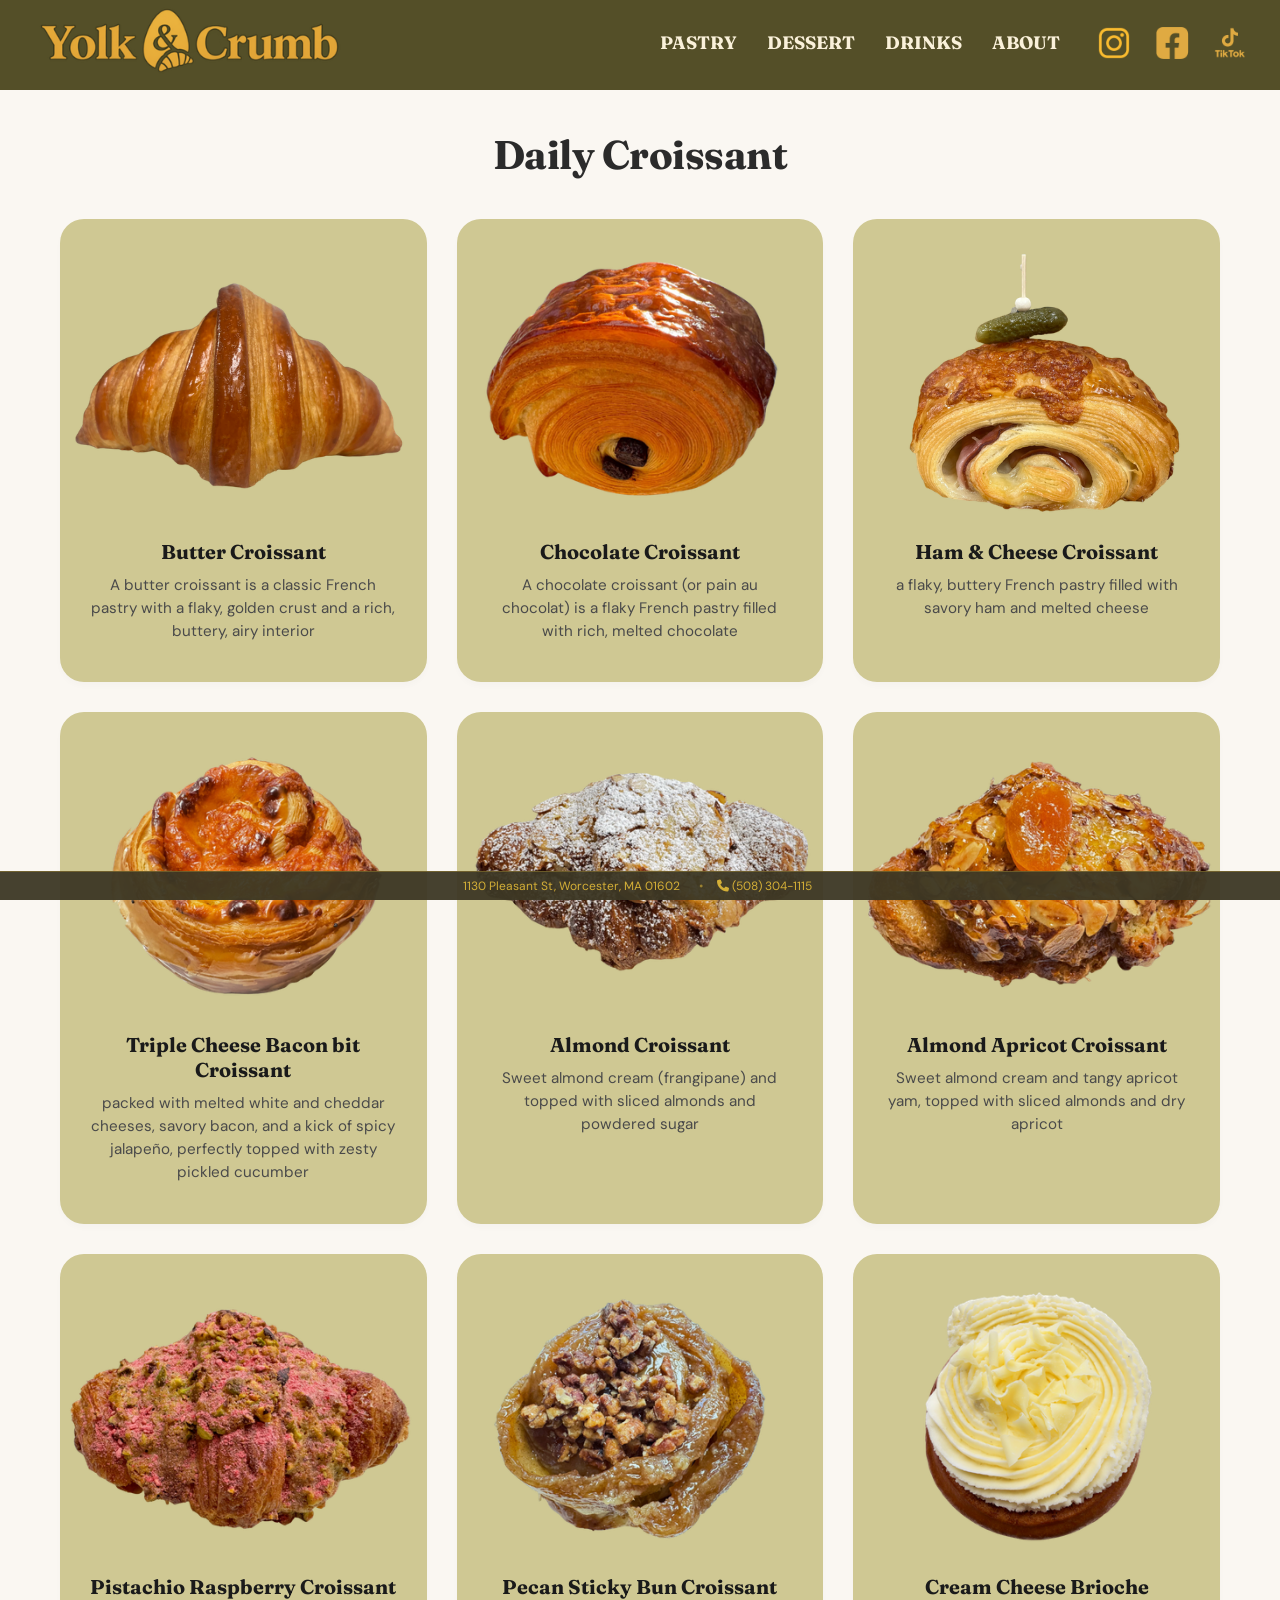
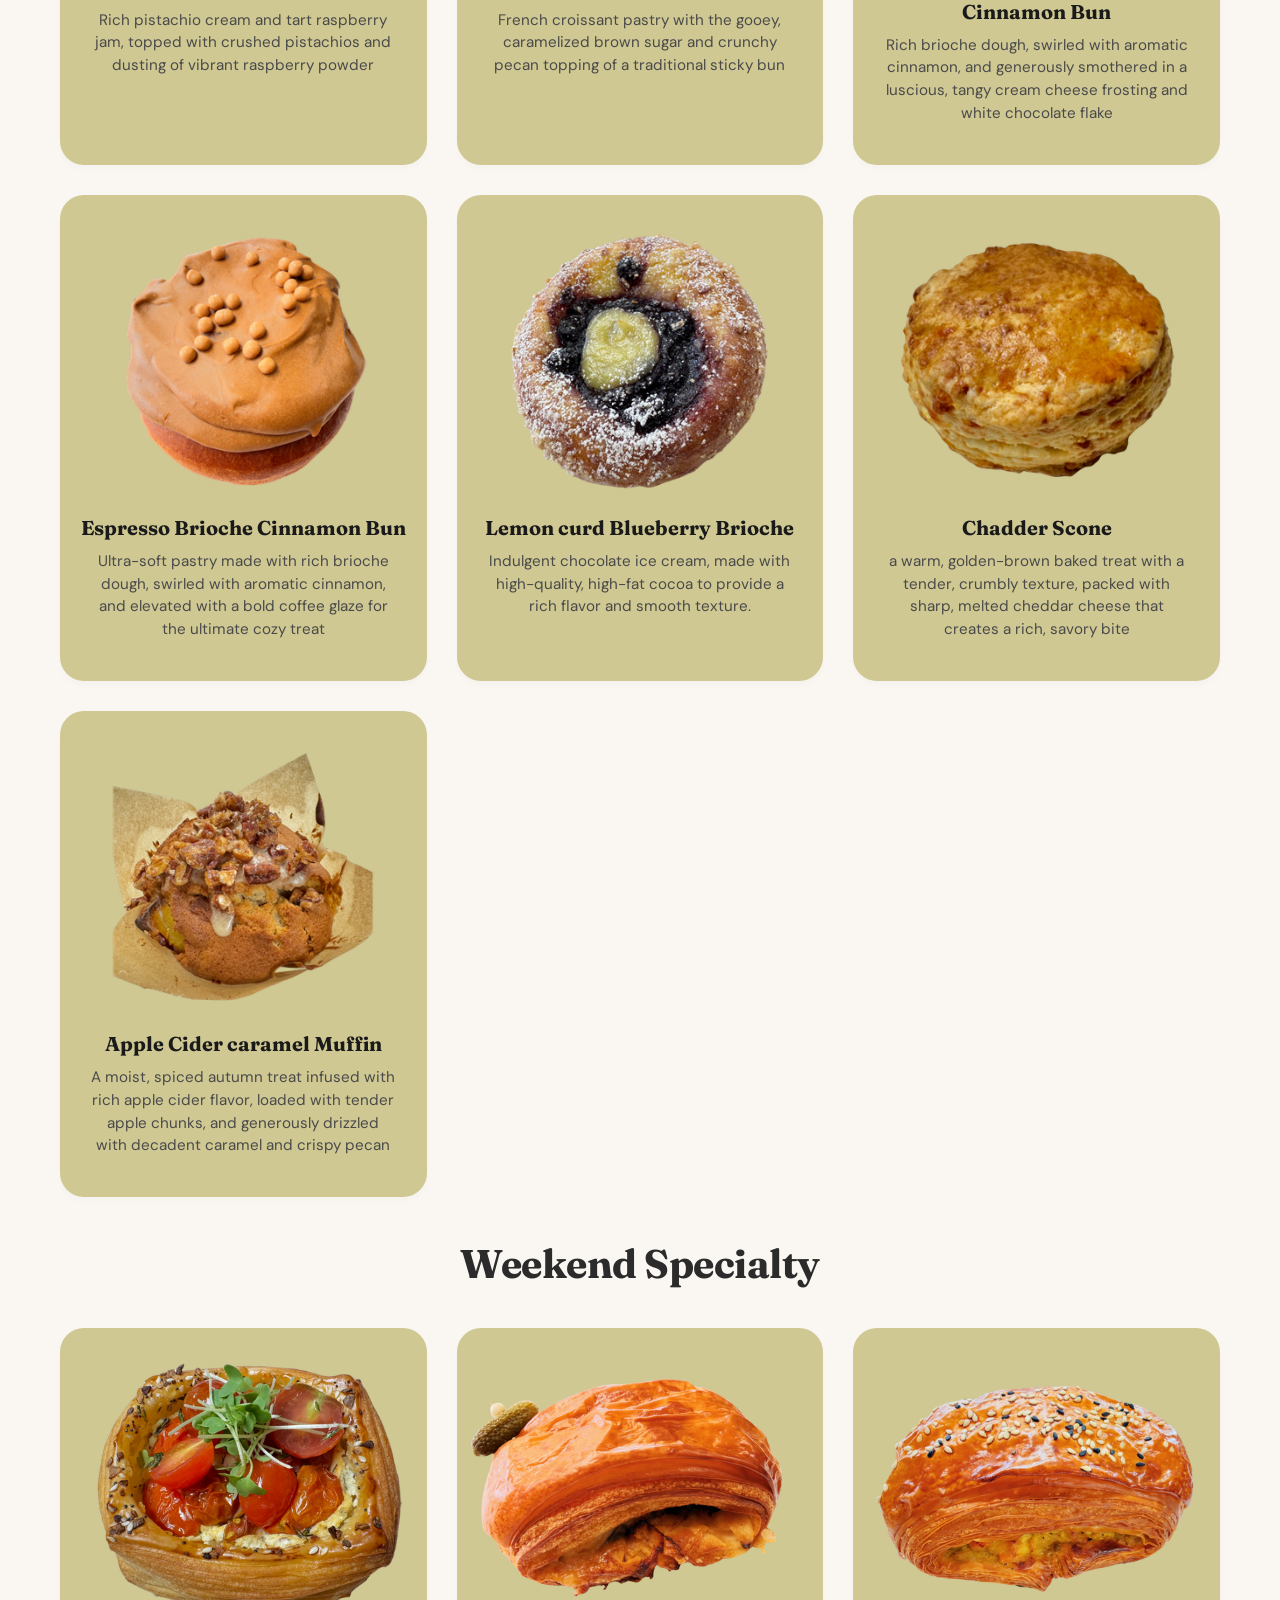
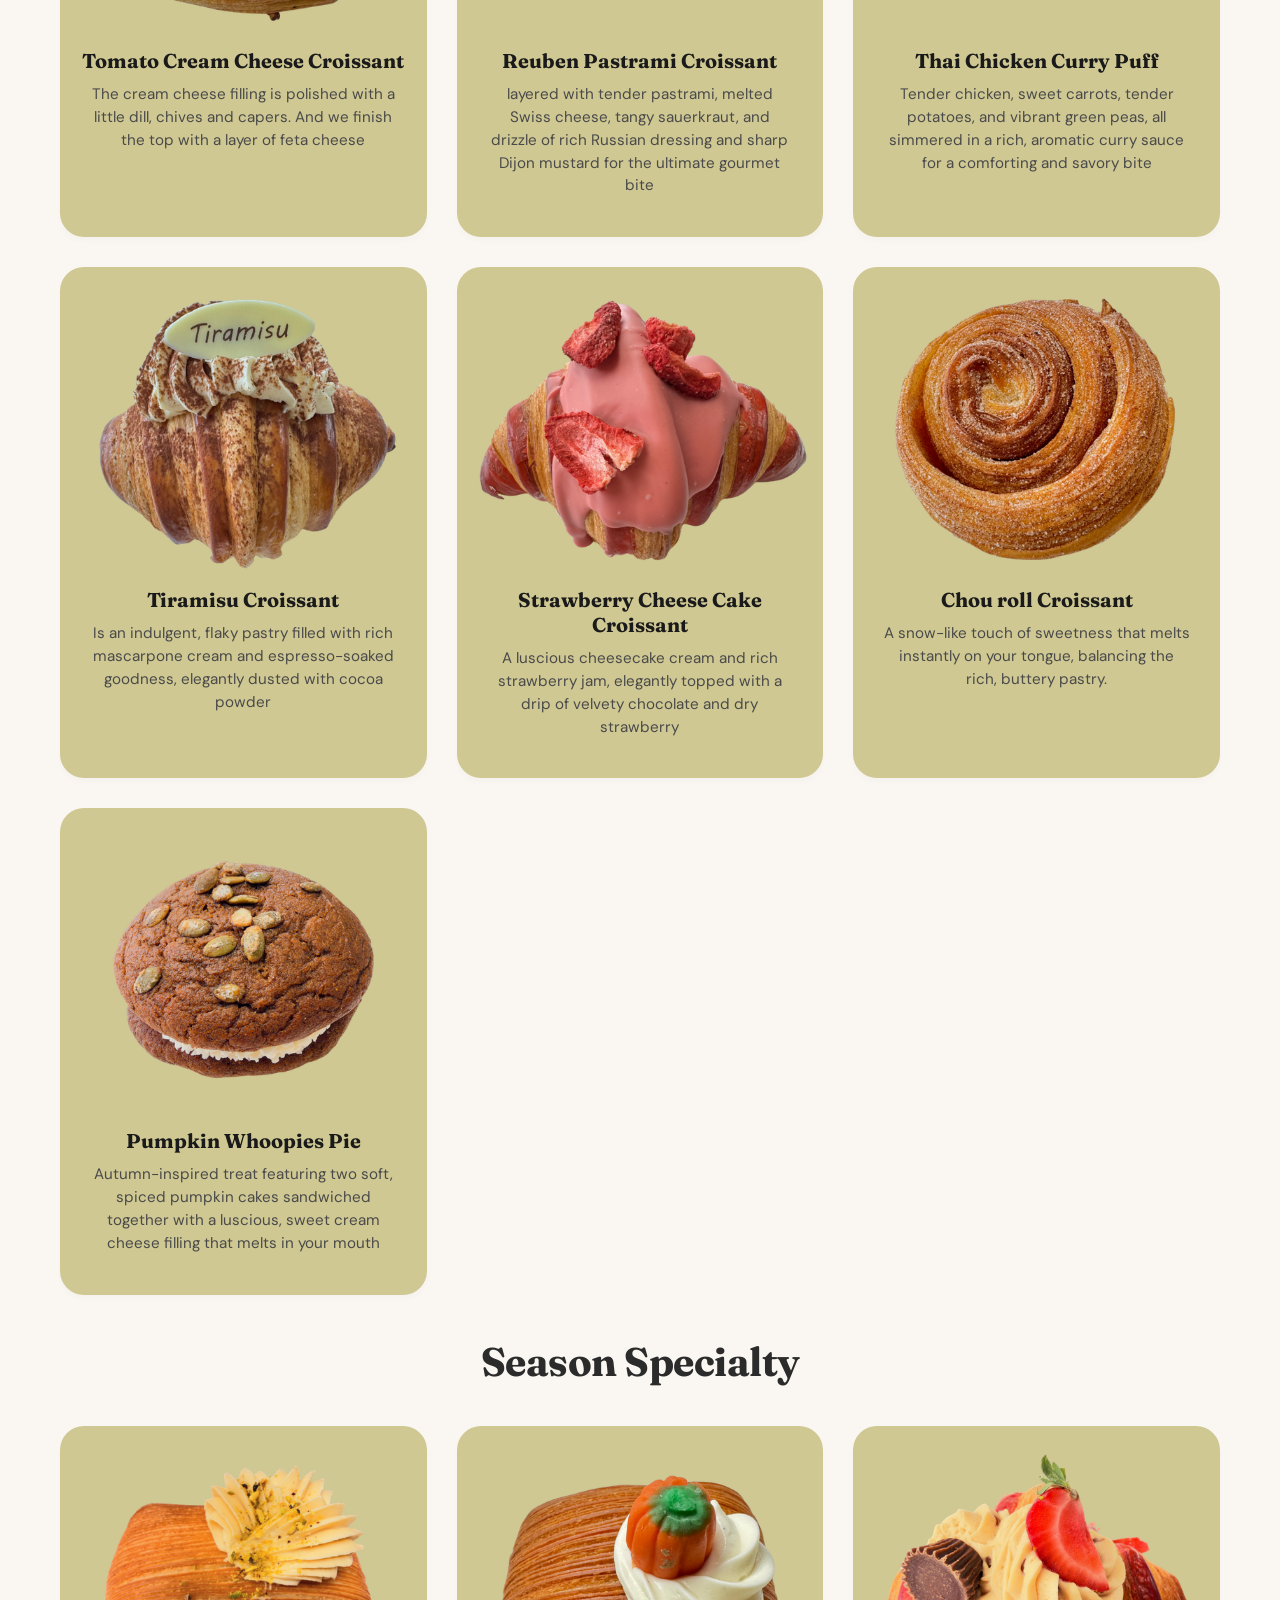
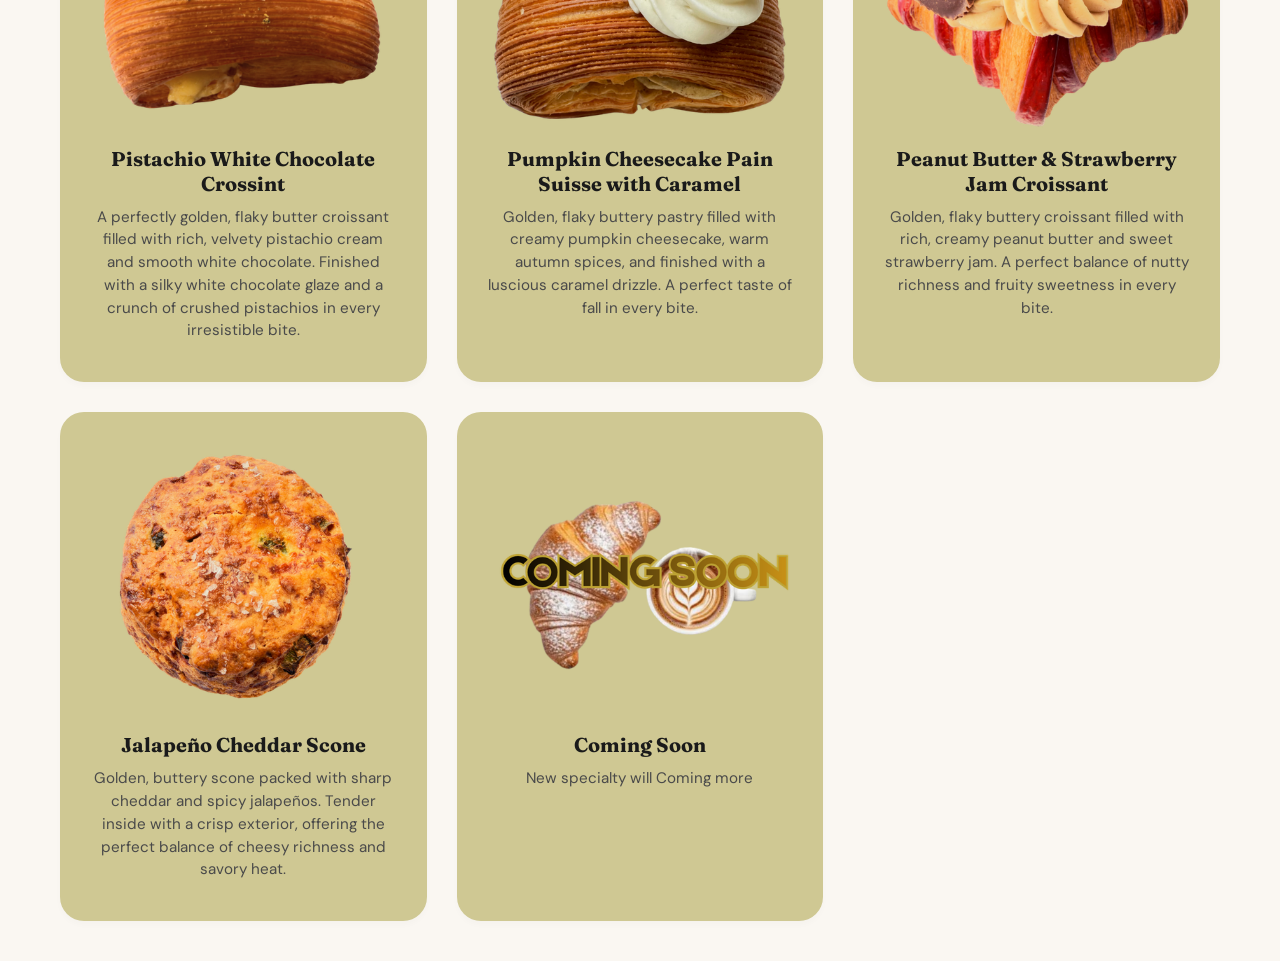
<file: pastry.html>
<!DOCTYPE html>
<html lang="en">
<head>
  <meta charset="UTF-8">
  <meta name="viewport" content="width=device-width, initial-scale=1.0">

 <!-- Primary SEO -->
<title>Fresh Pastries in Worcester, MA | Yolk & Crumb</title>

<meta name="description"
      content="Discover Yolk & Crumb, a bakery in Worcester, Massachusetts. Explore our pastries, desserts, cookies, and handcrafted drinks at 1130 Pleasant St, Worcester, MA.">

<meta name="robots" content="index, follow">

<meta name="author" content="Yolk & Crumb">

<meta name="geo.region" content="US-MA">
<meta name="geo.placename" content="Worcester, Massachusetts">

<!-- Social Media SEO -->
<meta property="og:type" content="website">
<meta property="og:title"
      content="Yolk & Crumb | Bakery in Worcester, MA">
<meta property="og:description"
      content="Explore pastries, desserts, and drinks at Yolk & Crumb in Worcester, Massachusetts.">

<!-- Add your actual domain after it is live -->

<link rel="canonical" href="https://yolkandcrumbworcester.com/">
<meta property="og:url" content="https://yolkandcrumbworcester.com/">
<meta property="og:image" content="https://yolkandcrumbworcester.com/pictures/slice_001.jpg">



  <link rel="preconnect" href="https://fonts.googleapis.com">
  <link rel="preconnect" href="https://fonts.gstatic.com" crossorigin>
  <link
    href="https://fonts.googleapis.com/css2?family=Archivo+Black&family=DM+Sans:wght@400;500;700&display=swap"
    rel="stylesheet"
  >
 <link
  href="https://fonts.googleapis.com/css2?family=Fraunces:opsz,wght@9..144,400;9..144,500;9..144,600;9..144,700;9..144,800&display=swap"
  rel="stylesheet">
<!-- โหลด FontAwesome สำหรับไอคอนรูปโทรศัพท์ -->
    <link rel="stylesheet" href="https://cdnjs.cloudflare.com/ajax/libs/font-awesome/6.4.0/css/all.min.css">
  <link rel="stylesheet" href="style.css">




<script type="application/ld+json">
{
 "@context": "https://schema.org",
"@type": "Bakery",
"@id": "https://yolkandcrumbworcester.com/#bakery",
"name": "Yolk & Crumb",
"url": "https://yolkandcrumbworcester.com/",
"image": "https://yolkandcrumbworcester.com/pictures/slice_001.jpg",
"email": "adminyolkandcrumb@gmail.com",
  "description": "Bakery offering pastries, desserts, cookies, and drinks in Worcester, Massachusetts.",
  "address": {
    "@type": "PostalAddress",
    "streetAddress": "1130 Pleasant St",
    "addressLocality": "Worcester",
    "addressRegion": "MA",
    "postalCode": "01602",
    "addressCountry": "US"
  },
  "telephone": "+1-508-304-1115",
  "hasMap": "https://www.google.com/maps/search/?api=1&query=Yolk+and+Crumb+Worcester+MA",
  "openingHoursSpecification": [
    {
      "@type": "OpeningHoursSpecification",
      "dayOfWeek": [
        "Wednesday",
        "Thursday",
        "Friday"
      ],
      "opens": "07:00",
      "closes": "15:00"
    },
    {
      "@type": "OpeningHoursSpecification",
      "dayOfWeek": [
        "Saturday",
        "Sunday"
      ],
      "opens": "08:00",
      "closes": "15:00"
    }
  ],
  "sameAs": [
    "https://www.instagram.com/yolk_and_crumb",
    "https://www.facebook.com/p/Yolk-Crumb-61583239731599/"
  ]
}
</script>

</head>

<body>

<!-- Header -->
  <header class="site-header">

    <a href="index.html" class="logo">
      <img src="/pictures/logo_005.png" alt="yolk and crumb" class="logo-img">
    </a>

    <nav class="main-nav" id="mainNav">
      <a href="pastry.html" class="nav-link">PASTRY</a>
      <a href="dessert.html" class="nav-link">DESSERT</a>
      <a href="drinks.html" class="nav-link">DRINKS</a>
      <a href="about.html" class="nav-link">ABOUT</a>
    </nav>

    <!-- จัดกลุ่มไอคอนและปุ่มสามขีดให้อยู่ด้วยกันใน div นี้ -->
    <div class="mobile-header-right">
      <div class="header-icons">
        <a href="https://www.instagram.com/yolk_and_crumb?stkn=MXF0NWw0bGdmMWV0MA==" target="_blank">
          <img src="/pictures/logo_ig_h.png" alt="Picture Instagram" class="social-logo" style="width: 40px; height: auto; border-radius: 8px;">
        </a>
        <a href="https://www.facebook.com/p/Yolk-Crumb-61583239731599/" target="_blank">
          <img src="/pictures/logo_fb_h.png" alt="Picture Facebook" class="social-logo" style="width: 40px; height: auto; border-radius: 8px;">
        </a>
        <a href="https://www.tiktok.com/@yolkandcrumb?_r=1&_t=ZT-9Ao6pkmsSgX" target="_blank">
          <img src="/pictures/logo_tt_h.png" alt="Picture Tiktok" class="social-logo" style="width: 40px; height: auto; border-radius: 8px;">
        </a>
      </div>

      <!-- ปุ่มสามขีดสำหรับมือถือ -->
      <div class="menu-toggle" id="menuToggle" aria-label="Toggle Menu">
        <span class="bar"></span>
        <span class="bar"></span>
        <span class="bar"></span>
      </div>
    </div>
    
  </header>


<!-- Hero / Main Content -->
  <main>
    <section class="classic-flavors-section">
      <h2 class="section-title">Daily Croissant</h2>
      
      <div class="flavors-grid">
        
    
        <div class="flavor-card">
          <div class="flavor-img-container">
            <img src="/pictures/daily/butter_croissante.png" alt="Butter Croissant">
          </div>
          <h3>Butter Croissant</h3>
          <p>A butter croissant is a classic French pastry with a flaky, golden crust and a rich, buttery, airy interior</p>
        </div>

        <div class="flavor-card">
          <div class="flavor-img-container">
            <img src="/pictures/daily/chocolate_croissant.png" alt="Chocolate Croissant">
          </div>
          <h3>Chocolate Croissant</h3>
          <p>A chocolate croissant (or pain au chocolat) is a flaky French pastry filled with rich, melted chocolate</p>   
        </div>

        <div class="flavor-card">
          <div class="flavor-img-container">
            <img src="/pictures/daily/ham_cheese.png" alt="Ham & Cheese Croissant">
          </div>
          <h3>Ham & Cheese Croissant</h3>
          <p>a flaky, buttery French pastry filled with savory ham and melted cheese</p>
        </div>

        <div class="flavor-card">
          <div class="flavor-img-container">
            <img src="/pictures/daily/triple_cheese.png" alt="Triple Cheese Bacon bit Croissant">
          </div>
          <h3>Triple Cheese Bacon bit Croissant</h3>
          <p>packed with melted white and cheddar cheeses, savory bacon, and a kick of spicy jalapeño, perfectly topped with zesty pickled cucumber</p>
        </div>

        <div class="flavor-card">
          <div class="flavor-img-container">
            <img src="/pictures/daily/almond_croissant.png" alt="Almond Croissant">
          </div>
          <h3>Almond Croissant</h3>
          <p>Sweet almond cream (frangipane) and topped with sliced almonds and powdered sugar</p>
        </div>

        <div class="flavor-card">
          <div class="flavor-img-container">
            <img src="/pictures/daily/almond_apricot_croissant.png" alt="Almond Apricot Croissant">
          </div>
          <h3>Almond Apricot Croissant</h3>
          <p>Sweet almond cream and tangy apricot yam, topped with sliced almonds and dry apricot</p>
        </div>

        <div class="flavor-card">
          <div class="flavor-img-container">
            <img src="/pictures/daily/pistachio_raspberry_croissant.png" alt="Pistachio Raspberry Croissant">
          </div>
          <h3>Pistachio Raspberry Croissant</h3>
          <p>Rich pistachio cream and tart raspberry jam, topped with crushed pistachios and dusting of vibrant raspberry powder</p>
        </div>

        <div class="flavor-card">
          <div class="flavor-img-container">
            <img src="/pictures/daily/pecan_sticky_bun.png" alt="Pecan Sticky Bun Croissant">
          </div>
          <h3>Pecan Sticky Bun Croissant</h3>
          <p>French croissant pastry with the gooey, caramelized brown sugar and crunchy pecan topping of a traditional sticky bun</p>
        </div>

        <div class="flavor-card">
          <div class="flavor-img-container">
            <img src="/pictures/daily/creamcheese_brioche.png" alt="Cream Cheese Brioche Cinnamon Bun">
          </div>
          <h3>Cream Cheese Brioche Cinnamon Bun</h3>
          <p>Rich brioche dough, swirled with aromatic cinnamon, and generously smothered in a luscious, tangy cream cheese frosting and white chocolate flake</p>   
        </div>

        <div class="flavor-card">
          <div class="flavor-img-container">
            <img src="/pictures/daily/espresso_brioche.png" alt="Espresso Brioche Cinnamon Bun">
          </div>
          <h3>Espresso Brioche Cinnamon Bun</h3>
          <p>Ultra-soft pastry made with rich brioche dough, swirled with aromatic cinnamon, and elevated with a bold coffee glaze for the ultimate cozy treat</p>   
        </div>

        <div class="flavor-card">
          <div class="flavor-img-container">
            <img src="/pictures/daily/lemon_curd_brioche.png" alt="Lemon curd Blueberry Brioche">
          </div>
          <h3>Lemon curd Blueberry Brioche</h3>
          <p>Indulgent chocolate ice cream, made with high-quality, high-fat cocoa to provide a rich flavor and smooth texture.</p>
        </div>

        <div class="flavor-card">
          <div class="flavor-img-container">
            <img src="/pictures/daily/chadder_scone.png" alt="Chadder Scone">
          </div>
          <h3>Chadder Scone</h3>
          <p>a warm, golden-brown baked treat with a tender, crumbly texture, packed with sharp, melted cheddar cheese that creates a rich, savory bite</p>
        </div>

      <div class="flavor-card">
          <div class="flavor-img-container">
            <img src="/pictures/daily/apple_muffin.png" alt="Apple Cider caramel Muffin">
          </div>
          <h3>Apple Cider caramel Muffin</h3>
          <p>A moist, spiced autumn treat infused with rich apple cider flavor, loaded with tender apple chunks, and generously drizzled with decadent caramel
            and crispy pecan</p>
      </div>

    <!--  <div class="flavor-card">
          <div class="flavor-img-container">
            <img src="/pictures/daily/blueberry_muffin.png" alt="Blueberry Muffin">
          </div>
          <h3>Blueberry Muffin</h3>
          <p>A delightfully soft, golden-baked treat bursting with juicy, sweet blueberries and topped with a golden, crumbly sugar crust</p>
      </div>-->

  </div>
</br>
</br>
  <h2 class="section-title">Weekend Specialty</h2>
      
      <div class="flavors-grid">

      <div class="flavor-card">
        <div class="flavor-img-container">
          <img src="/pictures/weekend/tomato_creamcheese.png" alt="Tomato Cream Cheese Croissant">
        </div>
        <h3>Tomato Cream Cheese Croissant</h3>
        <p>The cream cheese filling is polished with a little dill, chives and capers. And we finish the top with a layer of feta cheese</p>
      </div>

      <div class="flavor-card">
          <div class="flavor-img-container">
            <img src="/pictures/weekend/reuben _pastrami.png" alt="Reuben Pastrami Croissant">
          </div>
          <h3>Reuben Pastrami Croissant</h3>
          <p>layered with tender pastrami, melted Swiss cheese, tangy sauerkraut, and drizzle of rich Russian dressing and sharp Dijon mustard for the ultimate gourmet bite</p>
      </div>


       <div class="flavor-card">
          <div class="flavor-img-container">
            <img src="/pictures/weekend/chicken_curry.png" alt="Thai Chicken Curry Puff">
          </div>
          <h3>Thai Chicken Curry Puff</h3>
          <p>Tender chicken, sweet carrots, tender potatoes, and vibrant green peas, all simmered in a rich, aromatic curry sauce for a comforting and savory bite</p> 
       </div>

        <div class="flavor-card">
          <div class="flavor-img-container">
            <img src="/pictures/weekend/tiramisu_croissant.png" alt="Tiramisu Croissant">
          </div>
          <h3>Tiramisu Croissant</h3>
          <p>Is an indulgent, flaky pastry filled with rich mascarpone cream and espresso-soaked goodness, elegantly dusted with cocoa powder</p>
        </div>

        <div class="flavor-card">
          <div class="flavor-img-container">
            <img src="/pictures/weekend/strawberry_cheese_cake.png" alt="Strawberry Cheese Cake Croissant">
          </div>
          <h3>Strawberry Cheese Cake Croissant</h3>
          <p>A luscious cheesecake cream and rich strawberry jam, elegantly topped with a drip of velvety chocolate and dry strawberry</p>
        </div>

        <!--div class="flavor-card">
          <div class="flavor-img-container">
            <img src="/pictures/weekend/lemon_yuzu_meringue.png" alt="Lemon yuzu Meringue Croissant">
          </div>
          <h3>Lemon yuzu Meringue Croissant</h3>
          <p>Flaky pastry filled with a zesty, fragrant lemon-yuzu curd and crowned with a toasted, marshmallow-soft cloud of sweet meringue</p>
        </div>-->

        <div class="flavor-card">
          <div class="flavor-img-container">
            <img src="/pictures/weekend/chouroll.png" alt="Chou roll Croissant">
          </div>
          <h3>Chou roll Croissant</h3>
          <p>A snow-like touch of sweetness that melts instantly on your tongue, balancing the rich, buttery pastry.</p>
      </div>

      <div class="flavor-card">
          <div class="flavor-img-container">
            <img src="/pictures/weekend/pumpkin_whoopies.png" alt="Pumpkin Whoopies Pie">
          </div>
          <h3>Pumpkin Whoopies Pie</h3>
          <p>Autumn-inspired treat featuring two soft, spiced pumpkin cakes sandwiched together with a luscious, sweet cream cheese filling that melts in your mouth</p>
      </div>

        <!--<div class="flavor-card">
          <div class="flavor-img-container">
            <img src="/pictures/chocolate.png" alt="Chocolate Ice Cream">
          </div>
          <h3>Double Chocolate Cookie Croissant</h3>
          <p>Indulgent chocolate ice cream, made with high-quality, high-fat cocoa to provide a rich flavor and smooth texture.</p>
        </div>

        <div class="flavor-card">
          <div class="flavor-img-container">
            <img src="/pictures/chocolate.png" alt="Chocolate Ice Cream">
          </div>
          <h3>Easter Chocolate Croissant</h3>
          <p>Indulgent chocolate ice cream, made with high-quality, high-fat cocoa to provide a rich flavor and smooth texture.</p>
        </div>

        <div class="flavor-card">
          <div class="flavor-img-container">
            <img src="/pictures/chocolate.png" alt="Chocolate Ice Cream">
          </div>
          <h3>Halloumi Fig Honey Pistachio Croissant</h3>
          <p>Indulgent chocolate ice cream, made with high-quality, high-fat cocoa to provide a rich flavor and smooth texture.</p>
        </div>

        <div class="flavor-card">
          <div class="flavor-img-container">
            <img src="/pictures/chocolate.png" alt="Chocolate Ice Cream">
          </div>
          <h3>Pain Suisse Pastry Cream And Chocolate Croissant</h3>
          <p>Indulgent chocolate ice cream, made with high-quality, high-fat cocoa to provide a rich flavor and smooth texture.</p>
        </div>

        <div class="flavor-card">
          <div class="flavor-img-container">
            <img src="/pictures/chocolate.png" alt="Chocolate Ice Cream">
          </div>
          <h3>Pumpkin Pie Mousse Croissant</h3>
          <p>Indulgent chocolate ice cream, made with high-quality, high-fat cocoa to provide a rich flavor and smooth texture.</p>
        </div>

        <div class="flavor-card">
          <div class="flavor-img-container">
            <img src="/pictures/chocolate.png" alt="Chocolate Ice Cream">
          </div>
          <h3>Raspberry Rose Pastry Cream Croissant</h3>
          <p>Indulgent chocolate ice cream, made with high-quality, high-fat cocoa to provide a rich flavor and smooth texture.</p>
        </div>

        <div class="flavor-card">
          <div class="flavor-img-container">
            <img src="/pictures/chocolate.png" alt="Chocolate Ice Cream">
          </div>
          <h3>Raspberry Pistachio Pain Suisse</h3>
          <p>Indulgent chocolate ice cream, made with high-quality, high-fat cocoa to provide a rich flavor and smooth texture.</p>
        </div>

        <div class="flavor-card">
          <div class="flavor-img-container">
            <img src="/pictures/chocolate.png" alt="Chocolate Ice Cream">
          </div>
          <h3>Salted Caramel Mousse Croissant</h3>
          <p>Indulgent chocolate ice cream, made with high-quality, high-fat cocoa to provide a rich flavor and smooth texture.</p>
        </div>-->
  </div>

</br>
</br>
  <h2 class="section-title">Season Specialty</h2>
      
      <div class="flavors-grid">

     <div class="flavor-card">
        <div class="flavor-img-container">
          <img src="/pictures/season/pistachio_whitechoc.png" alt="Pistachio White Chocolate Crossint">
        </div>
        <h3>Pistachio White Chocolate Crossint</h3>
        <p>A perfectly golden, flaky butter croissant filled with rich, velvety pistachio cream and smooth white chocolate. Finished with a silky white chocolate glaze and a crunch of crushed pistachios in every irresistible bite.</p>
      </div>

      <div class="flavor-card">
        <div class="flavor-img-container">
          <img src="/pictures/season/pumpkin_pain_suisse.png" alt="Pistachio White Chocolate Crossint">
        </div>
        <h3>Pumpkin Cheesecake Pain Suisse with Caramel</h3>
        <p>Golden, flaky buttery pastry filled with creamy pumpkin cheesecake, warm autumn spices, and finished with a luscious caramel drizzle. A perfect taste of fall in every bite.</p>
      </div>

      <div class="flavor-card">
        <div class="flavor-img-container">
          <img src="/pictures/season/pb_jam.png" alt="Pistachio White Chocolate Crossint">
        </div>
        <h3>Peanut Butter & Strawberry Jam Croissant</h3>
        <p>Golden, flaky buttery croissant filled with rich, creamy peanut butter and sweet strawberry jam. A perfect balance of nutty richness and fruity sweetness in every bite.</p>
      </div>

      <div class="flavor-card">
        <div class="flavor-img-container">
            <img src="/pictures/season/jalapeño_cheddar.png" alt="Chadder Scone">
          </div>
          <h3>Jalapeño Cheddar Scone</h3>
          <p>Golden, buttery scone packed with sharp cheddar and spicy jalapeños. Tender inside with a crisp exterior, offering the perfect balance of cheesy richness and savory heat.</p>
        </div>
     

      <div class="flavor-card">
        <div class="flavor-img-container">
            <img src="/pictures/season/comingsoon.png" alt="Coming Soon">
          </div>
          <h3>Coming Soon</h3>
          <p>New specialty will Coming more</p>
      </div>

  </div>
  </section>
  </main>
 
<!-- แถบข้อมูลด้านล่าง (Footer Bar) -->
    <footer class="bottom-bar">
        <div class="footer-content">
            <span class="address">
              <!-- ลิงก์ไป Google Maps -->
        <a href="https://www.google.com/maps/place/Yolk+and+Crumb/@42.2783921,-71.8579001,17z/data=!3m1!4b1!4m6!3m5!1s0x89e405001bfab589:0xea1b079aadc19fd6!8m2!3d42.2783921!4d-71.8553252!16s%2Fg%2F11ml51kjbp?entry=ttu&g_ep=EgoyMDI2MDkzMC4wIKXMDSoASAFQAw%3D%3D" target="_blank">
             1130 Pleasant St, Worcester, MA 01602
        </a></span>
            <span class="separator">•</span>
            <span class="phone">
                <i class="fa-solid fa-phone"></i> <!-- ลิงก์โทรออก -->
        <a href="tel:5083041115">
             (508) 304-1115
        </a>
            </span>
        </div>
    </footer>




  <!-- เชื่อมโยงไฟล์ JavaScript External -->
    <script src="script.js"></script>
</body>

</html>
</file>
<file: style.css>
/* Yolk and Crumb — shared styles and responsive navigation */

* {
  box-sizing: border-box;
  margin: 0;
  padding: 0;
}

:root {
  --olive: #544F28;
  --gold: #DFAA42;
  --dark-olive: #4D4721;
  --dark-gold: #9E7D31;
  --light-gold: #b7a375;
  --ivory-gold: #FAF1DA;
  --bg-olive: #3B4230;
  --accent-yellow: #E5A912;
  --wood-brown: #8C5830;
  --text-cream: #FBF9F1;
}

body {
  font-family: "DM Sans", Arial, sans-serif;
  color: var(--black);
  background: #faf7f2;
}

.site-header, .site-header2 {
  width: 100%;
  height: 90px;
  display: flex;
  align-items: center;
  gap: 34px;
  padding: 0 30px;
  position: relative;
  z-index: 10;
}

.site-header {
  background: var(--olive);
}

.site-header2 {
  background: #543416;
}

.logo {
  max-width: 320px;
  min-width: 200px;
  width: 320px;
  flex: 0 0 auto;
  text-decoration: none;
  display: flex;
  flex-direction: column;
  align-items: center;
  justify-content: center;
  line-height: 1;
  position: relative;
}

.logo-img {
  width: 100%;
  height: auto;
  display: block;
}

.main-nav {
  margin-left: auto;
  display: flex;
  align-items: center;
  gap: 30px;
}

.main-nav a {
  position: relative;
  color: var(--ivory-gold);
  text-decoration: none;
  font-family: "Fraunces", serif;
  font-weight: 700;
  font-size: 18px;
  white-space: nowrap;
  transition: 0.2s ease;
  padding-bottom: 5px;
}

.main-nav a span {
  font-size: 16px;
  margin-left: 3px;
}

.main-nav a::after {
  content: '';
  position: absolute;
  width: 0;
  height: 2px;
  bottom: 0;
  left: 0;
  background-color: var(--gold);
  transition: width 0.3s ease;
}

.main-nav a:hover {
  color: var(--gold);
}

.main-nav a:hover::after {
  width: 100%;
}

.header-icons {
  display: flex;
  align-items: center;
  gap: 18px;
  margin-left: 0;
}

.header-icons button {
  border: 0;
  background: transparent;
  color: #111;
  width: 22px;
  height: 28px;
  font-size: 28px;
  line-height: 1;
  cursor: pointer;
}

.social-logo {
  transition: all 0.3s ease;
}

.social-logo:hover {
  box-shadow: 0 0 3px 3px rgba(255, 220, 100, 0.4);
  transform: scale(1.1);
}

.slider-container {
  position: relative;
  max-width: 100%;
  height: 100vh;
  margin-bottom: 0;
  overflow: hidden;
  background-color: #000;
}

.my-slides {
  display: none;
  position: relative;
  width: 100%;
  height: 100%;
}

.my-slides img {
  width: 100%;
  height: 100%;
  object-fit: cover;
}

.my-slides::after {
  content: "";
  position: absolute;
  top: 0;
  left: 0;
  width: 100%;
  height: 100%;
  background-color: rgba(0, 0, 0, 0.5);
  pointer-events: none;
}

.fade {
  animation: fadeEffect 1s ease-in-out;
}

@keyframes fadeEffect {
  from {
    opacity: 0.4;
  }

  to {
    opacity: 1;
  }
}

.prev, .next {
  cursor: pointer;
  position: absolute;
  top: 50%;
  transform: translateY(-50%);
  width: auto;
  padding: 16px;
  color: #9E7D31;
  font-weight: bold;
  font-size: 24px;
  transition: 0.3s ease;
  border-radius: 0 3px 3px 0;
  user-select: none;
  background-color: rgba(0,0,0,0.3);
  border: none;
}

.next {
  right: 0;
  border-radius: 3px 0 0 3px;
}

.prev:hover, .next:hover {
  background-color: rgba(0,0,0,0.8);
}

.text-caption {
  position: absolute;
  top: 50%;
  left: 50%;
  transform: translate(-50%, -50%);
  text-align: center;
  color: var(--gold, #d4af37);
  font-size: 48px;
  font-family: "Fraunces", serif;
  font-weight: 700;
  z-index: 10;
  width: 80%;
  text-shadow: 0 0 8px rgba(0, 0, 0, 0.9), 

               0 0 15px rgba(0, 0, 0, 0.8), 

               0 0 25px rgba(0, 0, 0, 0.6);
}

.dot-container {
  position: absolute;
  bottom: 20px;
  width: 100%;
  text-align: center;
}

.dot {
  cursor: pointer;
  height: 15px;
  width: 15px;
  margin: 0 5px;
  background-color: rgba(255, 255, 255, 0.5);
  border-radius: 50%;
  display: inline-block;
  transition: background-color 0.6s ease;
}

.dot.active, .dot:hover {
  background-color: var(--gold);
  transform: scale(1.2);
}

.classic-flavors-section {
  max-width: 1200px;
  margin: 40px auto;
  padding: 0 20px;
  text-align: center;
}

.section-title {
  font-family: "Fraunces", serif;
  font-size: 2.5rem;
  color: #2b2b2b;
  margin-bottom: 40px;
  letter-spacing: -0.5px;
}


/*********************************************/
/* =========================================
   INFORMATION SECTION
========================================= */

.info-section {
  width: 100%;
  background-color: #544F28;
  color: white;
  padding: 65px 10%;
}

.info-container {
  width: 100%;
  max-width: 1250px;
  margin: 0 auto;

  display: grid;
  grid-template-columns: 1fr 1fr 1fr;
  gap: 100px;
}


/* หัวข้อ */
.info-column {
  text-align: center;
}

.info-column h2 {
  font-family: "Fraunces", serif;
  font-size: 28px;
  font-weight: 700;
  color:#DFAA42;

  margin: 0 0 28px;
}


/* ข้อความ */

.info-column p {
  font-family: "Fraunces", serif;
  font-size: 20px;
  font-weight: 400;
  line-height: 1.5; /* เพิ่มระยะห่างระหว่างบรรทัด */
  color: #ebce93;
  margin: 0;
}

/* Get Directions - สีทองสว่างตลอดเวลา */
.location-column > a,
.location-column > a:link,
.location-column > a:visited,
.location-column > a:hover,
.location-column > a:active,
.location-column > a:focus {
    color: #FFFFFF;
    text-decoration: underline;
}

/* ไอคอนหมุดแผนที่ */
.location-column > a i {
    color: #FFFFFF !important;
}

/* =========================================
   LOCATION
========================================= */

.directions-link {
  display: inline-block;

  color: white;
  font-size: 19px;

  margin-top: 8px;

  text-decoration: underline;
}

.directions-link i {
  margin-right: 5px;
}

.directions-link:hover {
  opacity: 0.7;
}


/* Logo */

/* Logo */
.info-logo {
  display: block;
  width: 250px;
  height: auto;
  margin: 50px auto 0;
}

/* =========================================
   HOURS
========================================= */

.second-hours {
  margin-top: 30px !important;
}


/* =========================================
   SOCIAL MEDIA
========================================= */

.info-social {
  display: flex;
  justify-content: center; /* เพิ่มบรรทัดนี้ */
  align-items: center;
  gap: 25px;
  width: 100%;
  margin-bottom: 60px;
}

.info-social a {
  color: white;
  font-size: 25px;
  text-decoration: none;
}

.info-social a:hover {
  opacity: 0.7;
}


/* =========================================
   CONTACT
========================================= */

.contact-us h2 {
  margin-bottom: 28px;
}

.contact-us p {
  margin-bottom: 3px;
}

.contact-us a {
  color: white;
  text-decoration: none;
}


/* =========================================
   CAREERS BUTTON
========================================= */

.careers-btn {
  width: 205px;
  height: 58px;

  margin-top: 26px;

  display: flex;
  justify-content: center;
  align-items: center;

  border: 3px solid white;
  border-radius: 7px;

  color: white;

  font-size: 19px;
  font-weight: 700;

  text-decoration: none;
}

.careers-btn:hover {
  background: white;
  color: #21136b;
}


/* =========================================
   TABLET
========================================= */

@media screen and (max-width: 900px) {

  .info-section {
    padding: 55px 7%;
  }

  .info-container {
    grid-template-columns: 1fr 1fr;
    gap: 50px 70px;
  }

  .contact-column {
    grid-column: 1 / -1;
  }

}



/*********************************************/








.flavors-grid {
  display: grid;
  grid-template-columns: repeat(auto-fit, minmax(320px, 1fr));
  gap: 30px;
}

.flavor-card, .flavor-card2 {
  border-radius: 24px;
  /* เดิม 30px 20px */
    padding: 15px 20px;
  display: flex;
  flex-direction: column;
  align-items: center;
  text-align: center;
  box-shadow: 0 4px 6px rgba(0, 0, 0, 0.02);
  transition: transform 0.2s ease;
}

.flavor-card {
  background-color: #cfc893;
}

.flavor-card2 {
  background-color: transparent;
}

.flavor-card:hover, .flavor-card2:hover {
  transform: translateY(-5px);
}

.flavor-img-container {
  width: 350px;
   /* เดิม 350px */
    height: 300px;
  /* เดิม 20px */
    margin-bottom: 5px;
  display: flex;
  justify-content: center;
  align-items: center;
}

.flavor-img-container img {
  max-width: 100%;
  max-height: 100%;
  object-fit: contain;
}

.flavor-card h3 {
  font-family: "Fraunces", serif;
  font-size: 1.25rem;
  color: #1a1a1a;
  margin-bottom: 10px;
}

.flavor-card p {
  font-size: 0.95rem;
  color: #4a4a4a;
  line-height: 1.5;
  margin-bottom: 25px;
  flex-grow: 1;
  padding: 0 10px;
}

.ingredients-btn {
  background-color: #e51d3b;
  color: #ffffff;
  font-family: "Fraunces", serif;
  font-size: 0.85rem;
  letter-spacing: 0.5px;
  border: none;
  border-radius: 8px;
  padding: 12px 24px;
  cursor: pointer;
  transition: background-color 0.2s ease, transform 0.1s ease;
}

.ingredients-btn:hover {
  background-color: #c71531;
}

.ingredients-btn:active {
  transform: scale(0.98);
}

.about-section {
  min-height: calc(100vh - 90px);
  display: grid;
  grid-template-columns: 1fr 1fr;
  width: 100%;
}

.about-content-box {
  display: flex;
  flex-direction: column;
  justify-content: center;
  padding: 60px 80px;
  background-color: var(--cream-bg);
}

.about-content-box h1, .about-content-box h2 {
  font-family: "Fraunces", serif;
  font-size: 3.5rem;
  font-weight: 700;
  color: #1a1a1a;
  margin-bottom: 24px;
  line-height: 1.15;
  letter-spacing: -1px;
}

.about-content-box .section-tag {
  font-family: "DM Sans", Arial, sans-serif;
  font-size: 0.85rem;
  font-weight: 700;
  letter-spacing: 2px;
  text-transform: uppercase;
  color: #1a1a1a;
  margin-bottom: 16px;
}

.about-content-box p {
  font-family: "DM Sans", Arial, sans-serif;
  font-size: 1.1rem;
  line-height: 1.7;
  color: #333333;
  max-width: 540px;
}

.about-image-box {
  position: relative;
  width: 100%;
  min-height: 500px;

  display: flex;
  align-items: center;
  justify-content: center;

  overflow: hidden;
  background-color: #e5ddd3;
}


.about-image-box img {
  width: 85%;
  max-width: 550px;
  height: auto;
  max-height: 500px;

  object-fit: contain;
  display: block;
}

.about-image-box.problem-bg {
  background-color: #8cb4d1;
}

.problem-bg .circle-shape {
  position: absolute;
  width: 120%;
  height: 120%;
  background-color: #2a688f;
  border-radius: 50%;
  opacity: 0.85;
  top: -20px;
  left: -20px;
  transform: rotate(-12deg);
  pointer-events: none;
}

.problem-bg img {
  position: relative;
  z-index: 10;
  max-height: 70%;
  object-fit: contain;
  filter: drop-shadow(0 20px 30px rgba(0,0,0,0.25));
}

.features-grid {
  display: grid;
  grid-template-columns: repeat(3, 1fr);
  gap: 20px;
  margin: 25px 0;
  text-align: center;
}

.feature-item {
  display: flex;
  flex-direction: column;
  align-items: center;
}

.feature-icon {
  height: 50px;
  display: flex;
  align-items: center;
  justify-content: center;
  margin-bottom: 10px;
}

.badge-20 {
  background-color: #2b82e4;
  color: #fff;
  width: 48px;
  height: 48px;
  border-radius: 50%;
  display: flex;
  flex-direction: column;
  align-items: center;
  justify-content: center;
  font-size: 13px;
  font-weight: bold;
  line-height: 1;
}

.badge-20 small {
  font-size: 8px;
}

.feature-item p {
  font-family: "DM Sans", Arial, sans-serif;
  font-size: 0.9rem;
  font-weight: 700;
  color: #111;
  line-height: 1.3;
}

.subscription-desc {
  font-family: "DM Sans", Arial, sans-serif;
  font-size: 1rem;
  line-height: 1.6;
  color: #333;
  margin-top: 10px;
  max-width: 500px;
}

.bottom-bar, .bottom-bar2 {
  position: fixed;
  bottom: 0;
  left: 0;
  width: 100%;
  color: #d4af37;
  padding: 6px 14px;
  font-family: "DM Sans", Arial, sans-serif;
  font-size: 12px;
  box-sizing: border-box;
  z-index: 9999;
  border-top: 1px solid rgba(212, 175, 55, 0.3);
}

.bottom-bar {
  background-color: rgba(61, 55, 36, 0.95);
}

.bottom-bar2 {
  background-color: #492d13;
}

.bottom-bar .footer-content, .bottom-bar2 .footer-content {
  display: flex;
  justify-content: center;
  align-items: center;
  gap: 14px;
  text-align: center;
  flex-wrap: wrap;
}

.bottom-bar a, .bottom-bar2 a {
  margin-right: 5px;
  color: #d4af37;
  text-decoration: none;
  transition: color 0.2s ease;
}

.bottom-bar a:hover, .bottom-bar2 a:hover {
  color: #ffffff;
  text-decoration: underline;
}

.bottom-bar .separator, .bottom-bar2 .separator {
  color: #d4af37;
  opacity: 0.6;
}

.mobile-header-right {
  display: flex;
  align-items: center;
  gap: 18px;
}

.menu-toggle {
  display: none;
  position: relative;
  width: 40px;
  height: 40px;
  padding: 0;
  border: 0;
  background: transparent;
  cursor: pointer;
  align-items: center;
  justify-content: center;
  flex-shrink: 0;
}

.menu-toggle .bar {
  display: block;
  position: absolute;
  width: 28px;
  height: 3px;
  background-color: var(--gold);
  border-radius: 5px;
  transition: transform 0.3s ease, opacity 0.3s ease;
}

.menu-toggle .bar:nth-child(1) {
  transform: translateY(-8px);
}

.menu-toggle .bar:nth-child(2) {
  transform: translateY(0);
}

.menu-toggle .bar:nth-child(3) {
  transform: translateY(8px);
}

.menu-toggle.active .bar:nth-child(1) {
  transform: rotate(45deg);
}

.menu-toggle.active .bar:nth-child(2) {
  opacity: 0;
}

.menu-toggle.active .bar:nth-child(3) {
  transform: rotate(-45deg);
}

/* Google Maps Section */
.map-section {
    background-color: #d7cfc6;
    padding: 50px 20px 70px;
    text-align: center;
}

.map-section h2 {
    font-family: "Fraunces", serif;
    font-size: 38px;
    font-weight: 700;
    color:  #5d4221;
    margin-bottom: 30px;
}

.map-container {
    width: 100%;
    max-width: 1100px;
    margin: 0 auto;
    border-radius: 15px;
    overflow: hidden;
}

.map-container iframe {
    display: block;
    width: 100%;
    height: 400px;
    border: none;
}

/* ==================================================
   RESPONSIVE
================================================== */


/* ==================== ≤ 1200px ==================== */

@media (max-width: 1200px) {

  .site-header,
  .site-header2 {
    gap: 20px;
    padding: 0 20px;
  }

  .main-nav {
    gap: 17px;
  }

  .main-nav a {
    font-size: 15px;
  }

  .header-icons {
    gap: 10px;
  }
}


/* ==================== ≤ 1024px ==================== */

@media (max-width: 1024px) {

  .about-section,
  .subscription-section {
    grid-template-columns: 1fr;
  }

  .about-content-box {
    padding: 40px 30px;
  }

  .about-content-box h1,
  .about-content-box h2 {
    font-size: 2.8rem;
  }

  .about-image-box {
    height: 50vh;
    min-height: 400px;
  }
}


/* ==================== ≤ 850px ==================== */

@media (max-width: 850px) {

  /* ---------- Header ---------- */

  .site-header,
  .site-header2 {
    position: relative;
    z-index: 10000;

    height: 75px;
    padding: 0 15px;
    gap: 15px;
  }

  .logo {
    width: 150px;
    min-width: 120px;
    max-width: 180px;
  }

  .mobile-header-right {
    margin-left: auto;
  }

  .header-icons {
    margin-left: 0;
  }


  /* ---------- Mobile Menu ---------- */

  .menu-toggle {
    display: flex;
    width: 40px;
    height: 40px;
  }

  .menu-toggle .bar {
    width: 28px;
    height: 3px;
  }

  .main-nav {
    display: none;

    position: absolute;
    top: 100%;
    left: 0;
    z-index: 99999;

    width: 100%;
    margin: 0;

    flex-direction: column;
    gap: 0;

    background-color: #544F28;
  }

  .main-nav.active {
    display: flex;
  }

  .main-nav a {
    width: 100%;
    padding: 24px 20px;

    text-align: center;
    font-family: "Fraunces", serif;
    font-size: 28px;
    font-weight: 700;

    color: var(--ivory-gold);

    border-top: 1px solid rgba(223, 170, 66, 0.25);
  }


  /* ---------- Slider ---------- */

  .slider-container {
    position: relative;
    z-index: 1;

    height: 70vh;
  }

  .text-caption {
    z-index: 2;

    width: 90%;
    font-size: 32px;
  }
}


/* ==================== ≤ 768px ==================== */

@media (max-width: 768px) {

  /* ---------- Features ---------- */

  .features-grid {
    grid-template-columns: 1fr;
    gap: 15px;
  }


  /* ---------- About ---------- */

  .about-image-box {
    height: auto;
    min-height: 300px;
    padding: 20px;
  }

  .about-image-box img {
    width: 90%;
    max-width: 450px;

    height: auto;
    max-height: 350px;

    object-fit: contain;
  }
}


/* ==================== ≤ 600px ==================== */

@media (max-width: 600px) {

  /* ---------- Header ---------- */

  .site-header,
  .site-header2 {
    height: 70px;
    padding: 0 12px;
  }

  .logo {
    width: 130px;
    min-width: 100px;
    max-width: 150px;
  }

  .mobile-header-right {
    gap: 10px;
  }

  .header-icons {
    gap: 8px;
  }

  .social-logo {
    width: 32px !important;
  }


  /* ---------- Mobile Menu ---------- */

  .menu-toggle {
    width: 34px;
    height: 34px;
  }

  .menu-toggle .bar {
    width: 25px;
    height: 3px;
  }

  .main-nav a {
    padding: 22px 15px;
    font-size: 27px;
  }


  /* ---------- Slider ---------- */

  .text-caption {
    font-size: 24px;
  }


  /* ---------- About ---------- */

  .about-content-box h1,
  .about-content-box h2 {
    font-size: 2.2rem;
  }

  .about-content-box p {
    font-size: 1rem;
  }


  /* ---------- Information Section ---------- */

  .info-section {
    padding: 45px 30px;
  }

  .info-container {
    grid-template-columns: 1fr;
    gap: 45px;
  }

  .contact-column {
    grid-column: auto;
  }

  .info-column h2 {
    margin-bottom: 18px;
    font-size: 24px;
  }

  .info-column p {
    font-size: 17px;
  }

  .info-logo {
    width: 150px;
        margin-left: auto;
    margin-right: auto;
  }

  .info-social {
        justify-content: center;
    margin-bottom: 40px;
  }

  .careers-btn {
      width: 100%;
    max-width: 250px;
    margin-left: auto;
    margin-right: auto;
  }

  
/* Mobile */
@media (max-width: 600px) {
    .map-section {
        padding: 35px 15px 50px;
    }

    .map-section h2 {
        font-size: 28px;
    }

    .map-container iframe {
        height: 300px;
    }
}


  /* ---------- Bottom Bar ---------- */

  .bottom-bar .footer-content,
  .bottom-bar2 .footer-content {
    gap: 6px;
    font-size: 11px;
  }

  .separator {
    display: none;
  }
}
</file>
